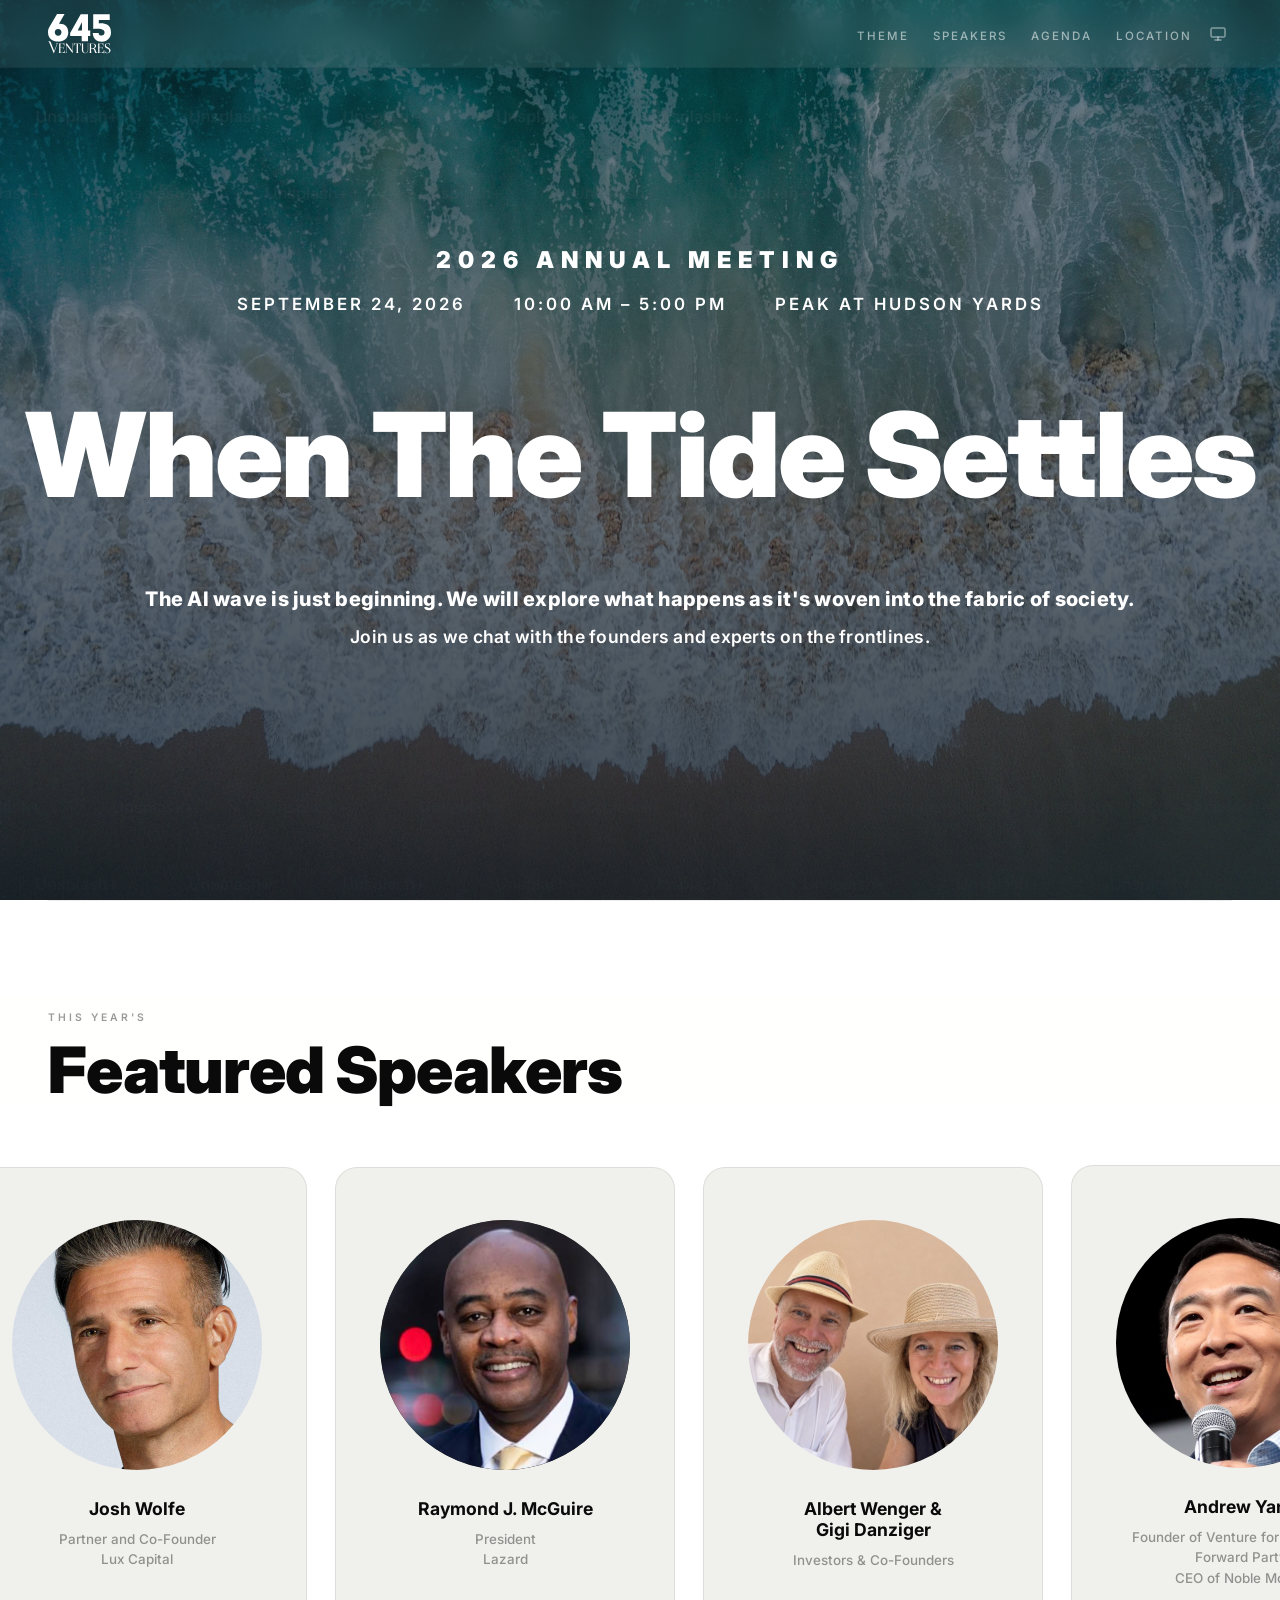
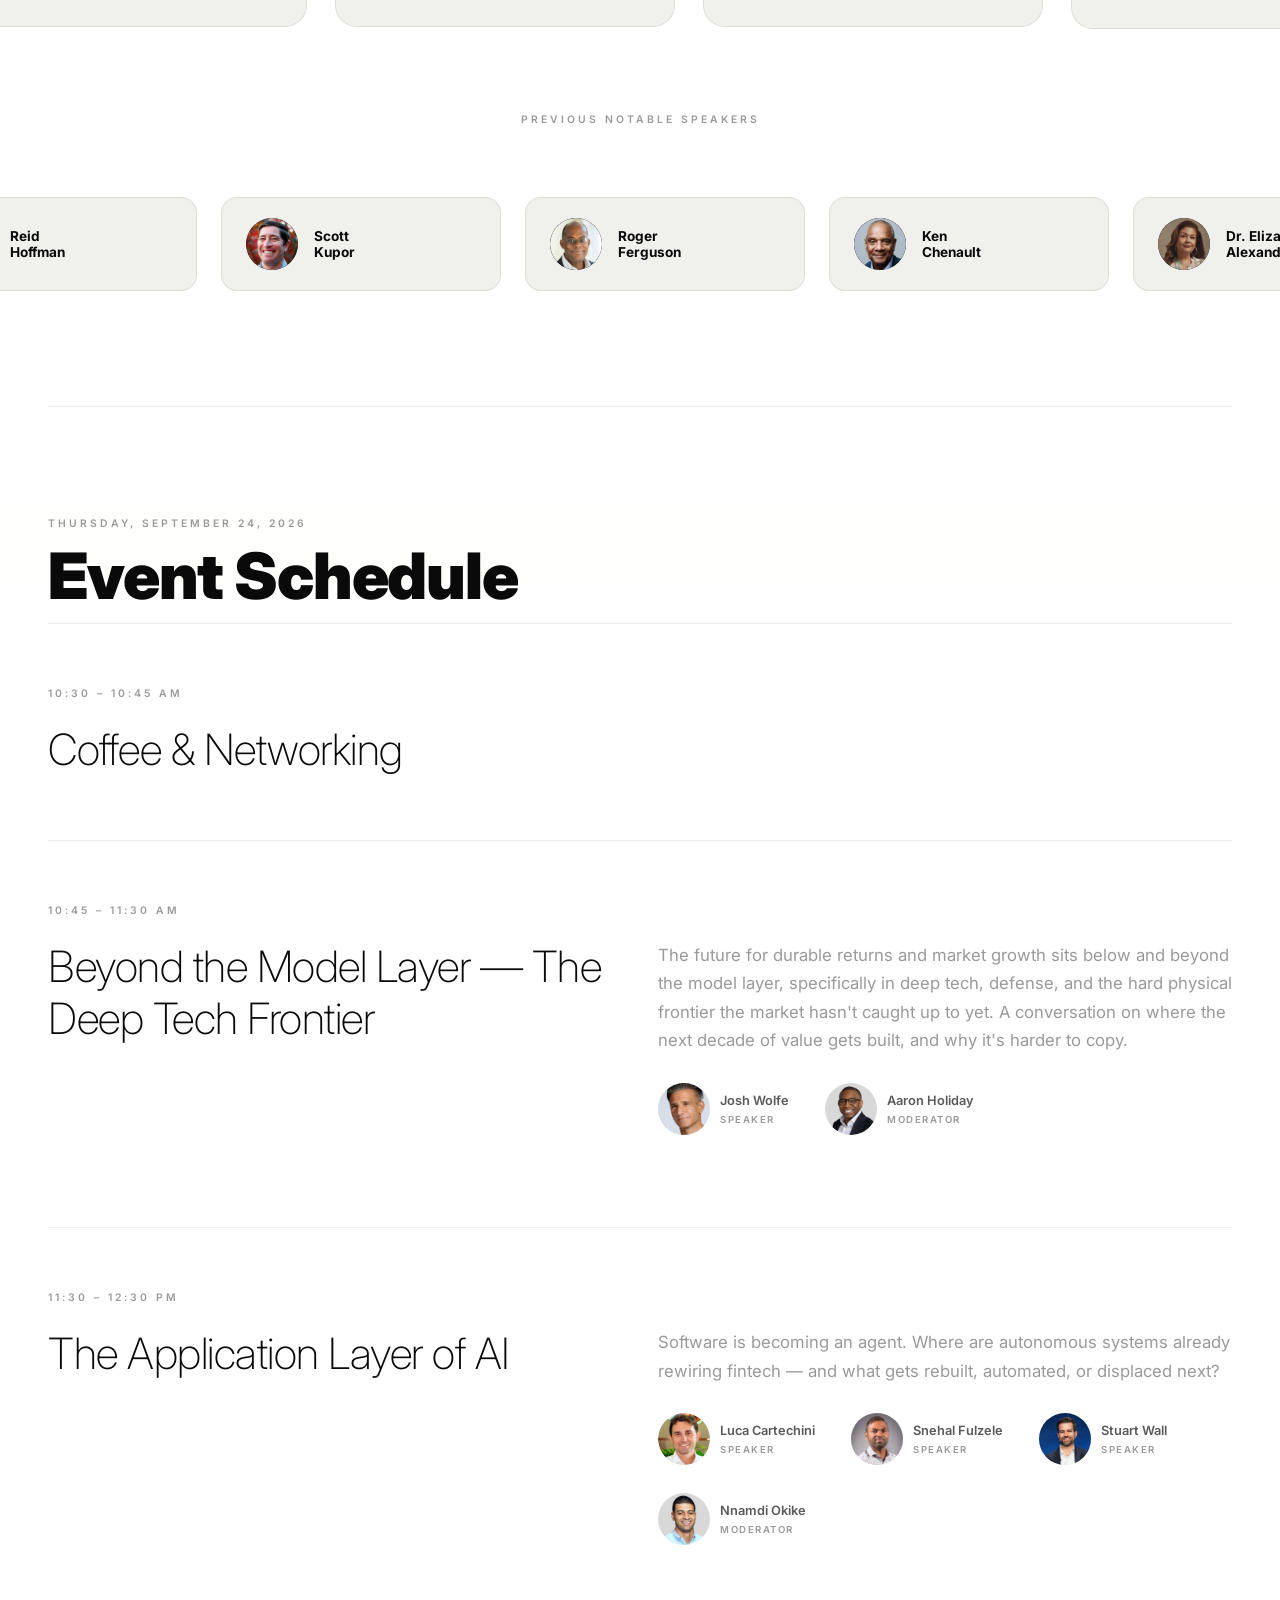
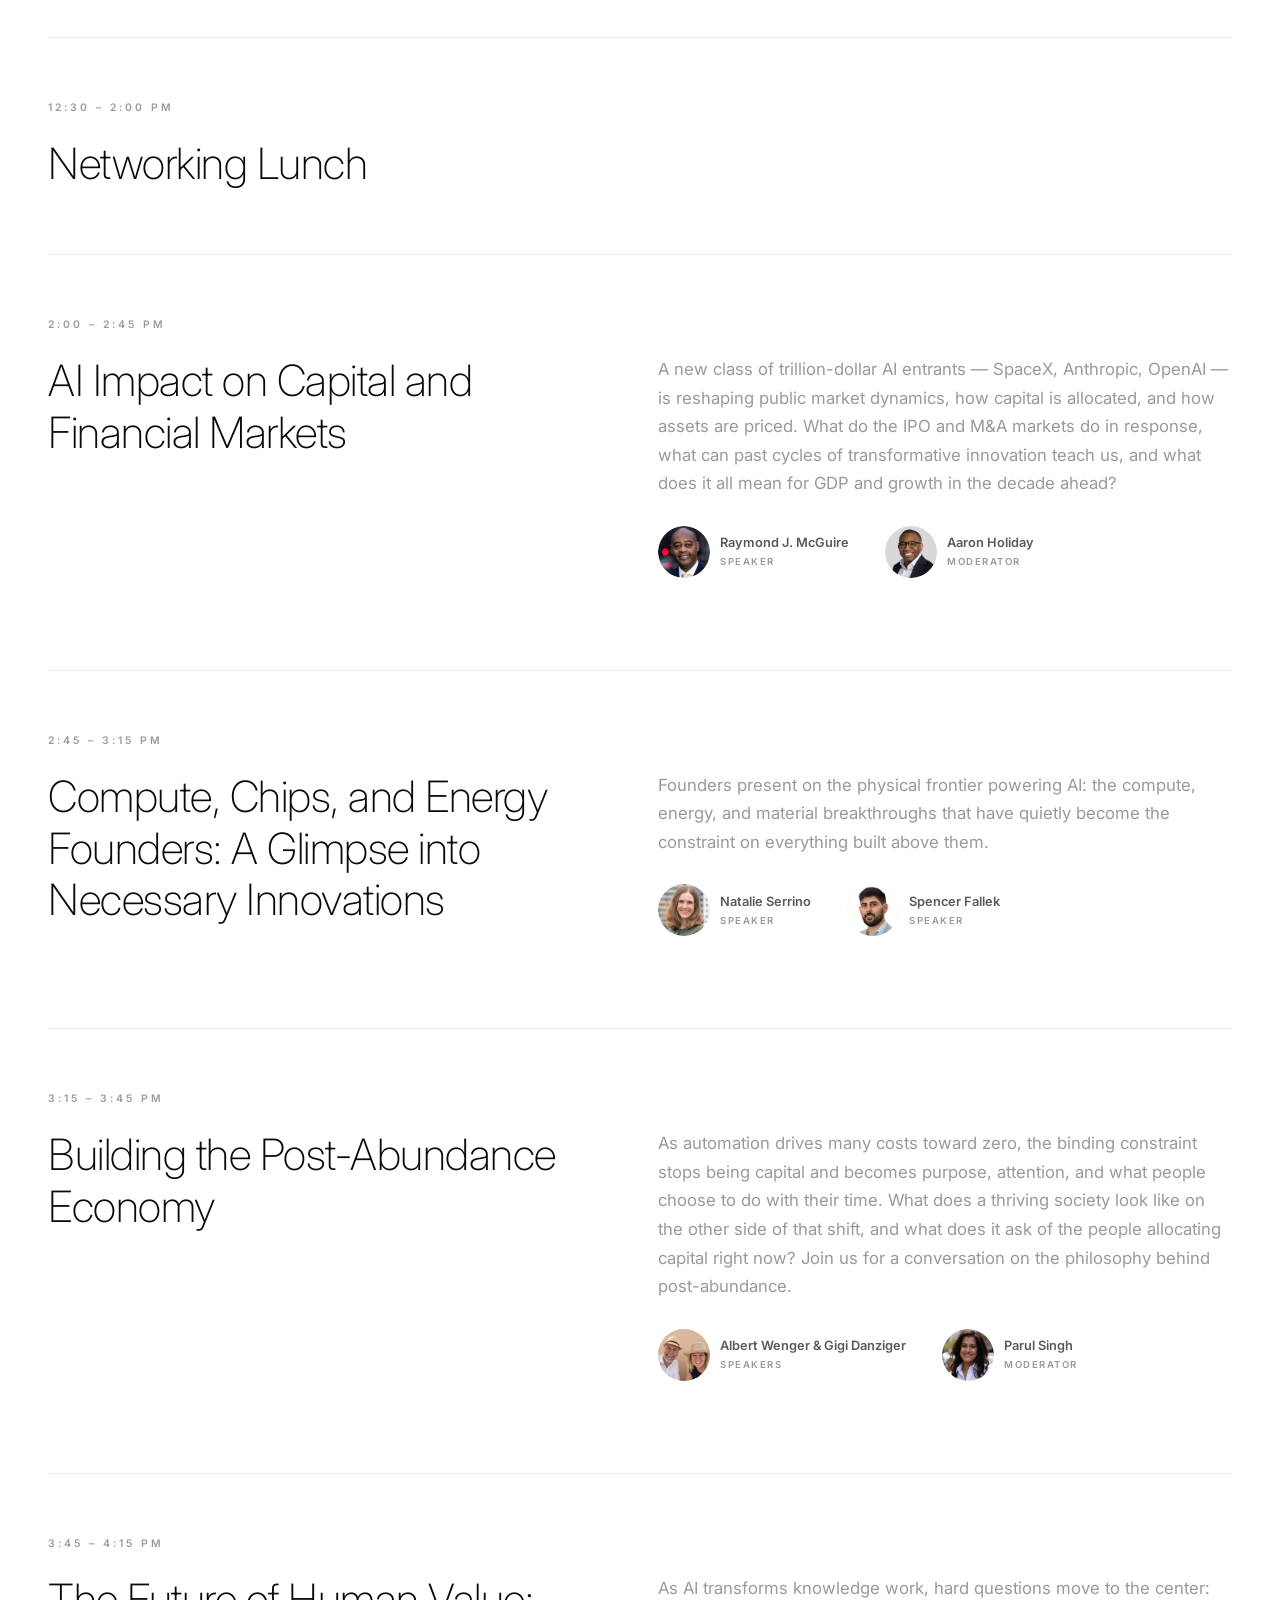
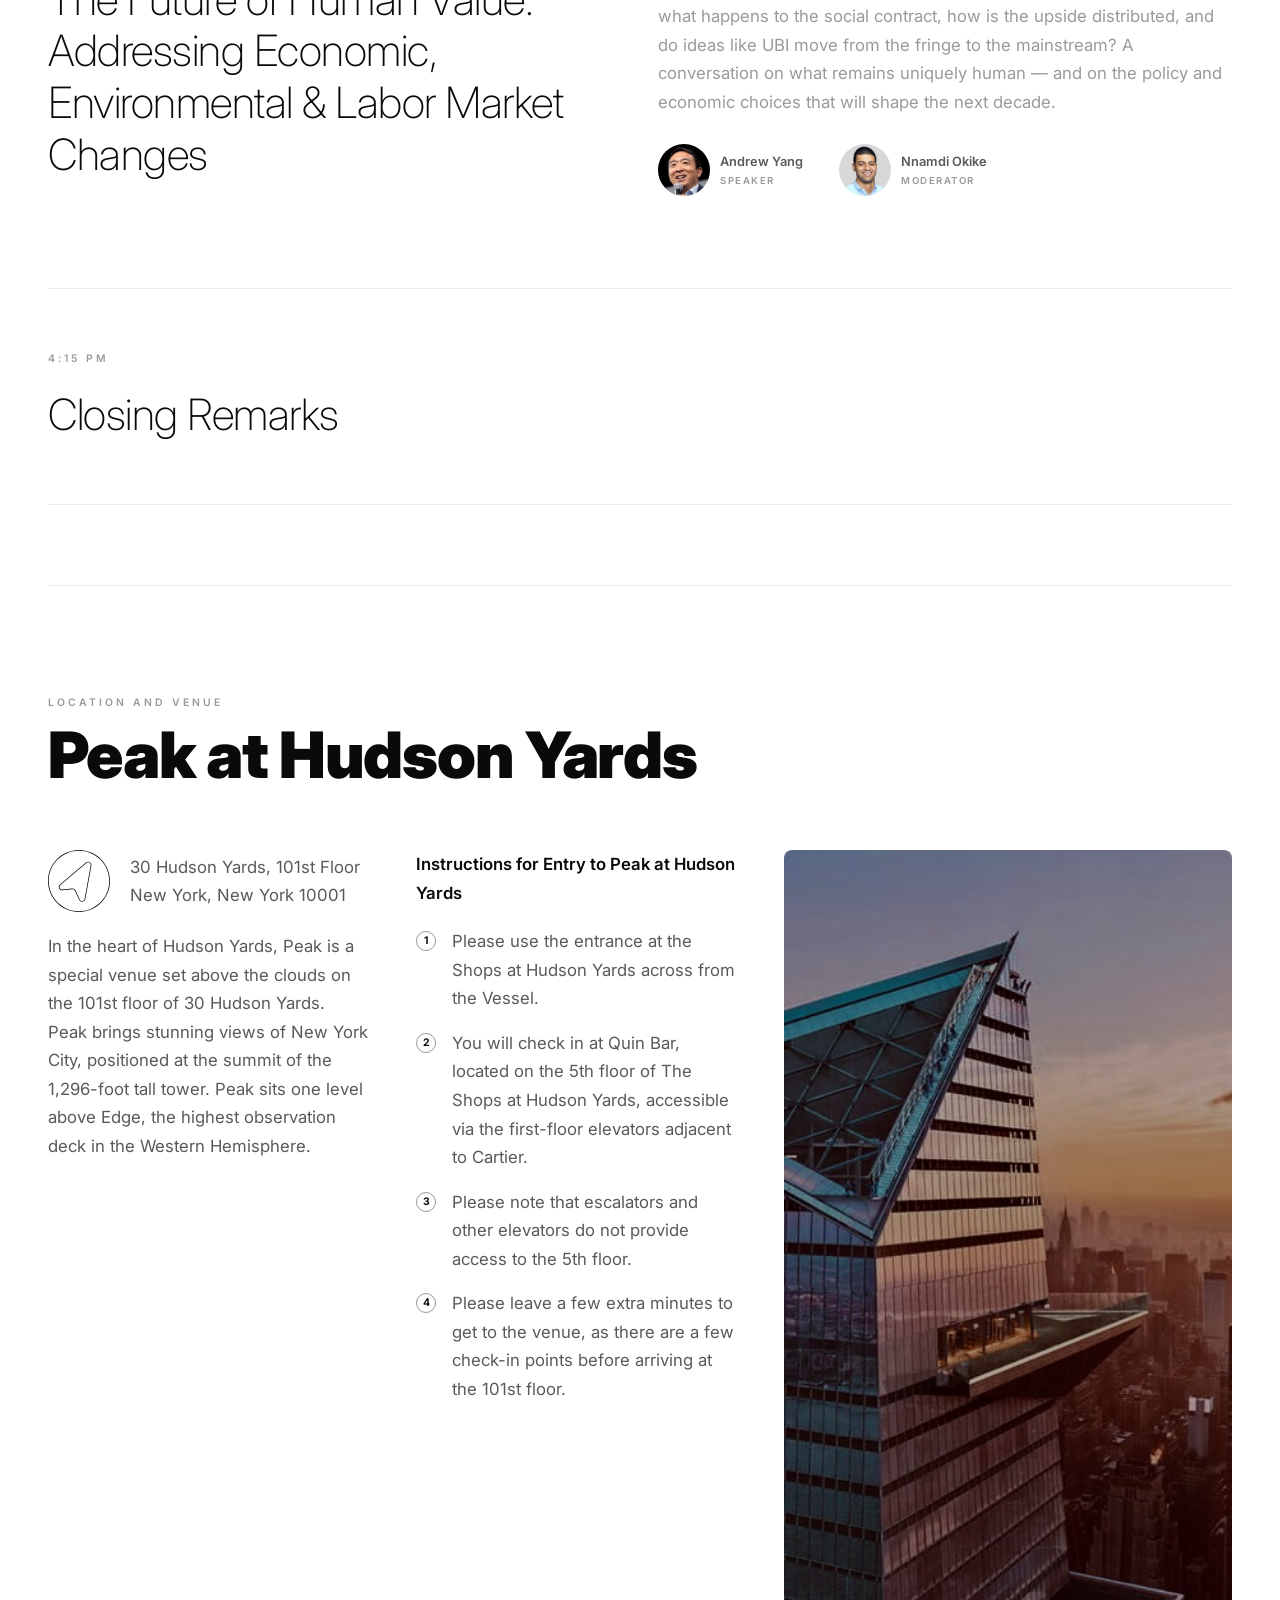
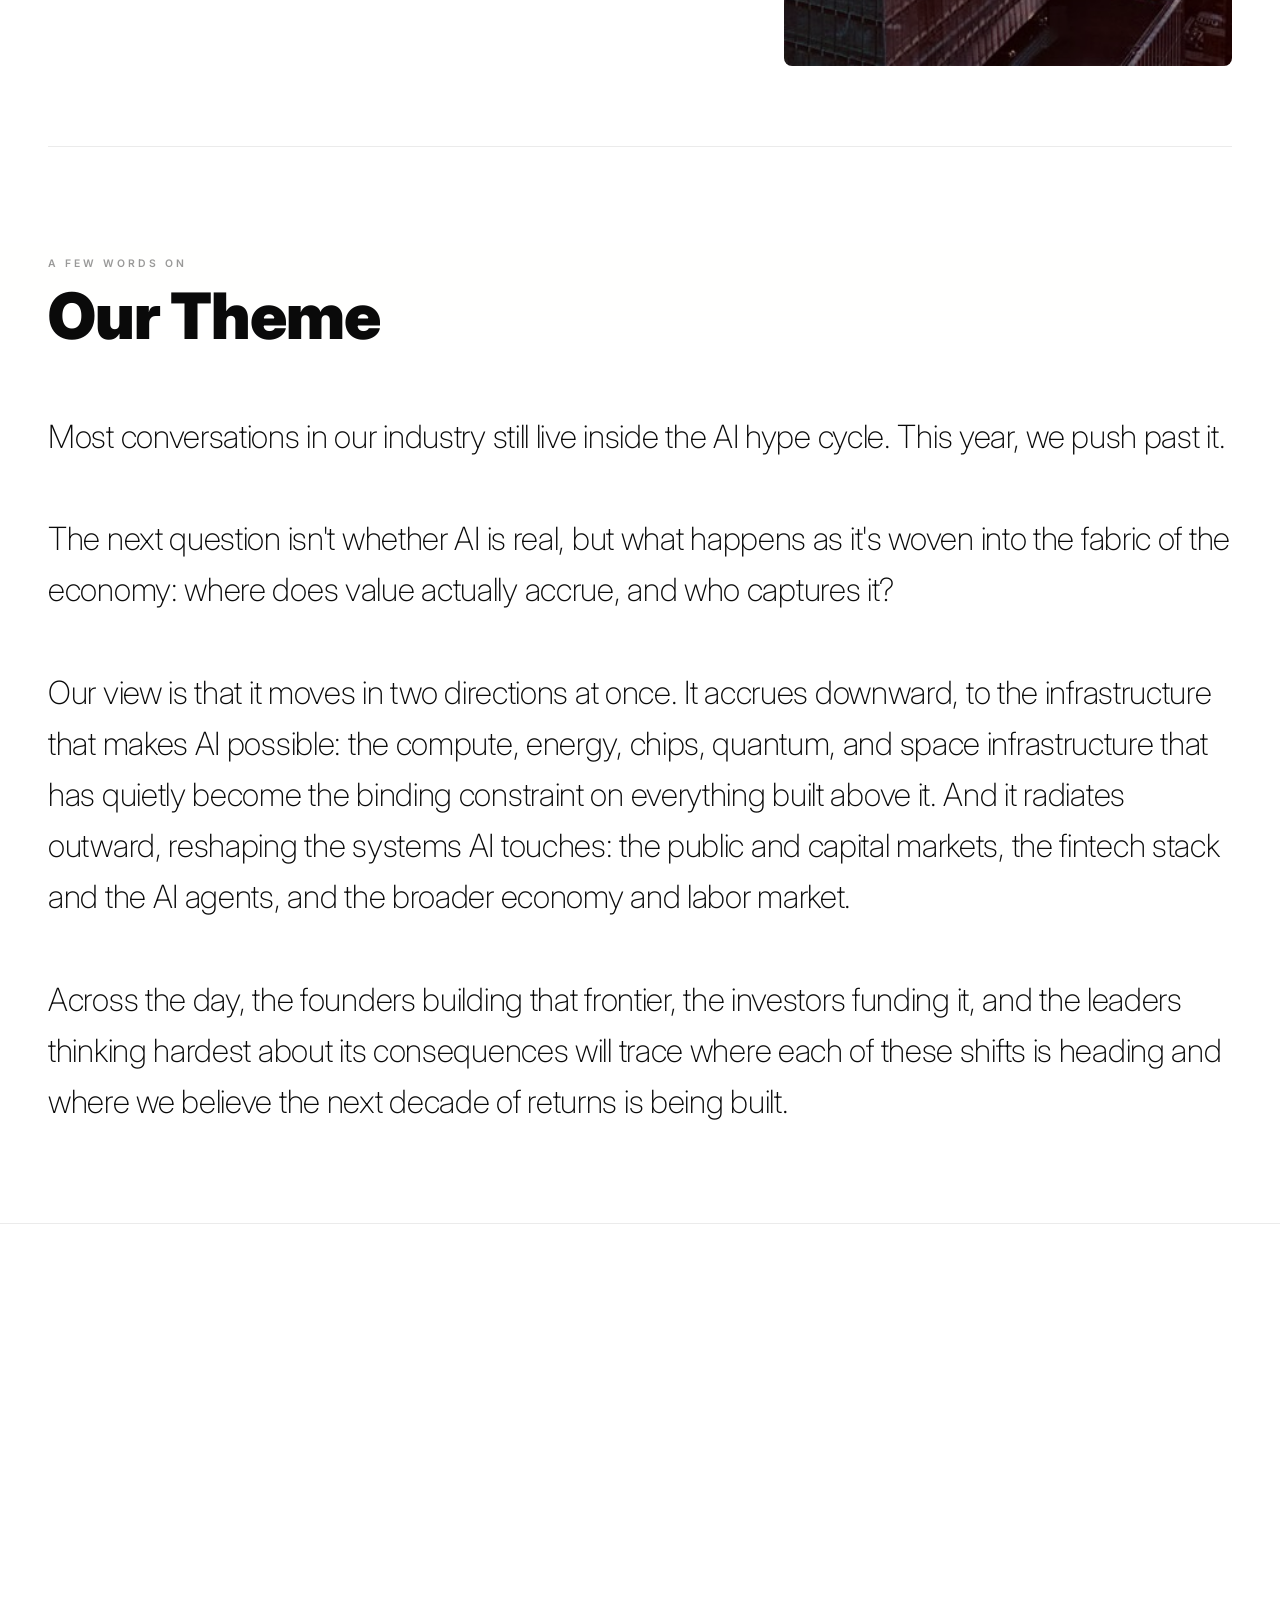
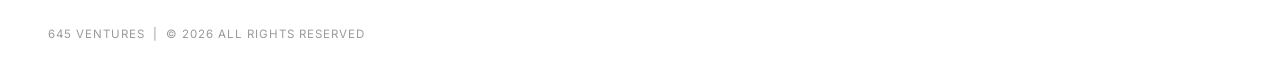
<file: index.html>
<!DOCTYPE html>
<html lang="en">
<head>
  <meta charset="UTF-8" />
  <meta name="viewport" content="width=device-width, initial-scale=1.0, viewport-fit=cover" />
  <title>645 AGM 2026</title>
  <link rel="preconnect" href="https://fonts.googleapis.com" />
  <link rel="preconnect" href="https://fonts.gstatic.com" crossorigin />
  <link href="https://fonts.googleapis.com/css2?family=Inter:ital,wght@0,100;0,200;0,400;0,500;0,600;0,700;0,800;0,900;1,400&display=swap" rel="stylesheet" />
  <link rel="stylesheet" href="styles.css?v=69" />
  <script>
    (function() {
      var saved = localStorage.getItem('theme') || 'system';
      if (saved === 'system') {
        saved = window.matchMedia('(prefers-color-scheme: light)').matches ? 'light' : 'dark';
      }
      document.documentElement.dataset.theme = saved;
    })();
  </script>
</head>
<body>

  <!-- NAV -->
  <nav id="navbar">
    <a href="#" class="nav-logo">
      <img src="images/645-ventures-logo.svg" alt="645 Ventures" class="nav-logo-img" />
    </a>
    <div class="nav-right">
    <button class="nav-hamburger" aria-label="Open menu">&#9776;</button>
    <ul class="nav-links">
      <li><a href="#overview">Theme</a></li>
      <li><a href="#speakers">Speakers</a></li>
      <li><a href="#schedule">Agenda</a></li>
      <li><a href="#location">Location</a></li>
    </ul>
    <div class="theme-toggle" id="theme-toggle">
      <button class="theme-current-btn" id="theme-current-btn" aria-label="Theme"></button>
      <div class="theme-dropdown" id="theme-dropdown">
        <button class="theme-option" data-mode="light">
          <svg width="15" height="15" viewBox="0 0 16 16" fill="none"><circle cx="8" cy="8" r="3" stroke="currentColor" stroke-width="1.5"/><line x1="8" y1="1" x2="8" y2="3" stroke="currentColor" stroke-width="1.5" stroke-linecap="round"/><line x1="8" y1="13" x2="8" y2="15" stroke="currentColor" stroke-width="1.5" stroke-linecap="round"/><line x1="1" y1="8" x2="3" y2="8" stroke="currentColor" stroke-width="1.5" stroke-linecap="round"/><line x1="13" y1="8" x2="15" y2="8" stroke="currentColor" stroke-width="1.5" stroke-linecap="round"/><line x1="2.93" y1="2.93" x2="4.34" y2="4.34" stroke="currentColor" stroke-width="1.5" stroke-linecap="round"/><line x1="11.66" y1="11.66" x2="13.07" y2="13.07" stroke="currentColor" stroke-width="1.5" stroke-linecap="round"/><line x1="2.93" y1="13.07" x2="4.34" y2="11.66" stroke="currentColor" stroke-width="1.5" stroke-linecap="round"/><line x1="11.66" y1="4.34" x2="13.07" y2="2.93" stroke="currentColor" stroke-width="1.5" stroke-linecap="round"/></svg>
          Light
        </button>
        <button class="theme-option" data-mode="dark">
          <svg width="15" height="15" viewBox="0 0 16 16" fill="none"><path d="M14 8.5A6 6 0 1 1 7.5 2 4.5 4.5 0 0 0 14 8.5z" stroke="currentColor" stroke-width="1.5" stroke-linecap="round" stroke-linejoin="round"/></svg>
          Dark
        </button>
        <button class="theme-option" data-mode="system">
          <svg width="15" height="15" viewBox="0 0 16 16" fill="none"><rect x="1" y="2" width="14" height="9" rx="1.5" stroke="currentColor" stroke-width="1.5"/><line x1="5" y1="14" x2="11" y2="14" stroke="currentColor" stroke-width="1.5" stroke-linecap="round"/><line x1="8" y1="11" x2="8" y2="14" stroke="currentColor" stroke-width="1.5" stroke-linecap="round"/></svg>
          System
        </button>
      </div>
    </div>
    </div><!-- /nav-right -->
  </nav>

  <!-- HERO -->
  <section id="hero">
    <div class="hero-content">
      <p class="hero-eyebrow">2026 Annual Meeting</p>
      <p class="hero-meta"><span class="hero-meta-item">September 24, 2026</span><span class="hero-meta-sep">&nbsp;&middot;&nbsp;</span><span class="hero-meta-item">10:00 AM – 5:00 PM</span><span class="hero-meta-sep">&nbsp;&middot;&nbsp;</span><span class="hero-meta-item">Peak at Hudson Yards</span></p>
      <h1 class="hero-title fit-width">When The Tide Settles</h1>
      <p class="hero-subtitle"><span class="hero-subtitle-lead">The AI wave is just beginning. We will explore what happens as it's woven into the fabric of society.</span><span class="hero-subtitle-tail">Join us as we chat with the founders and experts on the frontlines.</span></p>
    </div>
  </section>

  <!-- FEATURED SPEAKERS -->
  <section id="speakers">
    <!-- Header is a direct child of #speakers so it stays sticky through both
         the featured marquee and the Previous Notable Speakers section. -->
    <div class="speakers-h-header">
      <p class="section-label speakers-label">This year's</p>
      <h2 class="featured-section-title fit-width">Featured Speakers</h2>
    </div>
    <div class="speakers-h-outer" id="speakers-h-outer">
      <div class="speakers-h-sticky" id="speakers-h-sticky">
        <div class="speakers-grid" id="featured-speakers-grid"></div>
      </div>
    </div>

    <!-- PREVIOUS NOTABLE SPEAKERS -->
    <div class="previous-speakers-wrapper">
      <p class="section-label previous-label">Previous Notable Speakers</p>
      <div class="prev-scroll-outer">
        <div class="previous-speakers-scroll" id="previous-speakers-scroll"></div>
      </div>
    </div>
  </section>

  <!-- SCHEDULE -->
  <section id="schedule">
    <div class="schedule-header">
      <p class="section-label">Thursday, September 24, 2026</p>
      <h2 class="schedule-heading fit-width">Event Schedule</h2>
    </div>
    <div class="schedule-list" id="schedule-list"></div>
  </section>

  <!-- LOCATION -->
  <section id="location">
    <div class="location-inner">
      <div class="location-header">
        <p class="section-label">Location and Venue</p>
        <h2 class="location-title fit-width">Peak at Hudson Yards</h2>
      </div>
      <div class="location-body">
        <div class="location-col">
          <div class="location-address-block">
            <a href="https://maps.google.com/?q=30+Hudson+Yards,+New+York,+NY+10001" target="_blank" class="location-map-link">
              <img src="images/location-icon.svg" class="location-icon-default" alt="Map" />
              <img src="images/location-icon-hover.svg" class="location-icon-hover" alt="Map" />
            </a>
            <div class="location-address-text">
              <p>30 Hudson Yards, 101st Floor</p>
              <p>New York, New York 10001</p>
            </div>
          </div>
          <p>In the heart of Hudson Yards, Peak is a special venue set above the clouds on the 101st floor of 30 Hudson Yards. Peak brings stunning views of New York City, positioned at the summit of the 1,296-foot tall tower. Peak sits one level above Edge, the highest observation deck in the Western Hemisphere.</p>
        </div>
        <div class="location-col">
          <p><strong>Instructions for Entry to Peak at Hudson Yards</strong></p>
          <ol class="location-steps">
            <li>Please use the entrance at the Shops at Hudson Yards across from the Vessel.</li>
            <li>You will check in at Quin Bar, located on the 5th floor of The Shops at Hudson Yards, accessible via the first-floor elevators adjacent to Cartier.</li>
            <li>Please note that escalators and other elevators do not provide access to the 5th floor.</li>
            <li>Please leave a few extra minutes to get to the venue, as there are a few check-in points before arriving at the 101st floor.</li>
          </ol>
        </div>
        <div class="location-image" id="location-image-wrap">
          <img src="images/venue.jpg" alt="Peak at Hudson Yards" />
        </div>
      </div>
    </div>
  </section>

  <!-- OVERVIEW (last section) -->
  <section id="overview">
    <div class="overview-header">
      <p class="section-label">A few words on</p>
      <h2 class="overview-heading fit-width">Our Theme</h2>
    </div>
    <p class="overview-desc">
      Most conversations in our industry still live inside the AI hype cycle. This year, we push past it.<br><br>The next question isn't whether AI is real, but what happens as it's woven into the fabric of the economy: where does value actually accrue, and who captures it?<br><br>Our view is that it moves in two directions at once. It accrues downward, to the infrastructure that makes AI possible: the compute, energy, chips, quantum, and space infrastructure that has quietly become the binding constraint on everything built above it. And it radiates outward, reshaping the systems AI touches: the public and capital markets, the fintech stack and the AI agents, and the broader economy and labor market.<br><br>Across the day, the founders building that frontier, the investors funding it, and the leaders thinking hardest about its consequences will trace where each of these shifts is heading and where we believe the next decade of returns is being built.
    </p>
  </section>

  <footer>
    <p>645 Ventures &nbsp;|&nbsp; &copy; 2026 All Rights Reserved</p>
  </footer>

  <!-- GENERAL VARIANT CONFIG -->
  <!-- hideSections: hide entire sections by ID — "overview", "speakers", "location", "schedule" -->
  <!-- hideLpItems: true = filter out schedule items flagged lpOnly:true in scripts.js -->
  <script>window.SITE_CONFIG = { hideSections: [], hideLpItems: true };</script>
  <script src="scripts.js?v=55"></script>
</body>
</html>
</file>
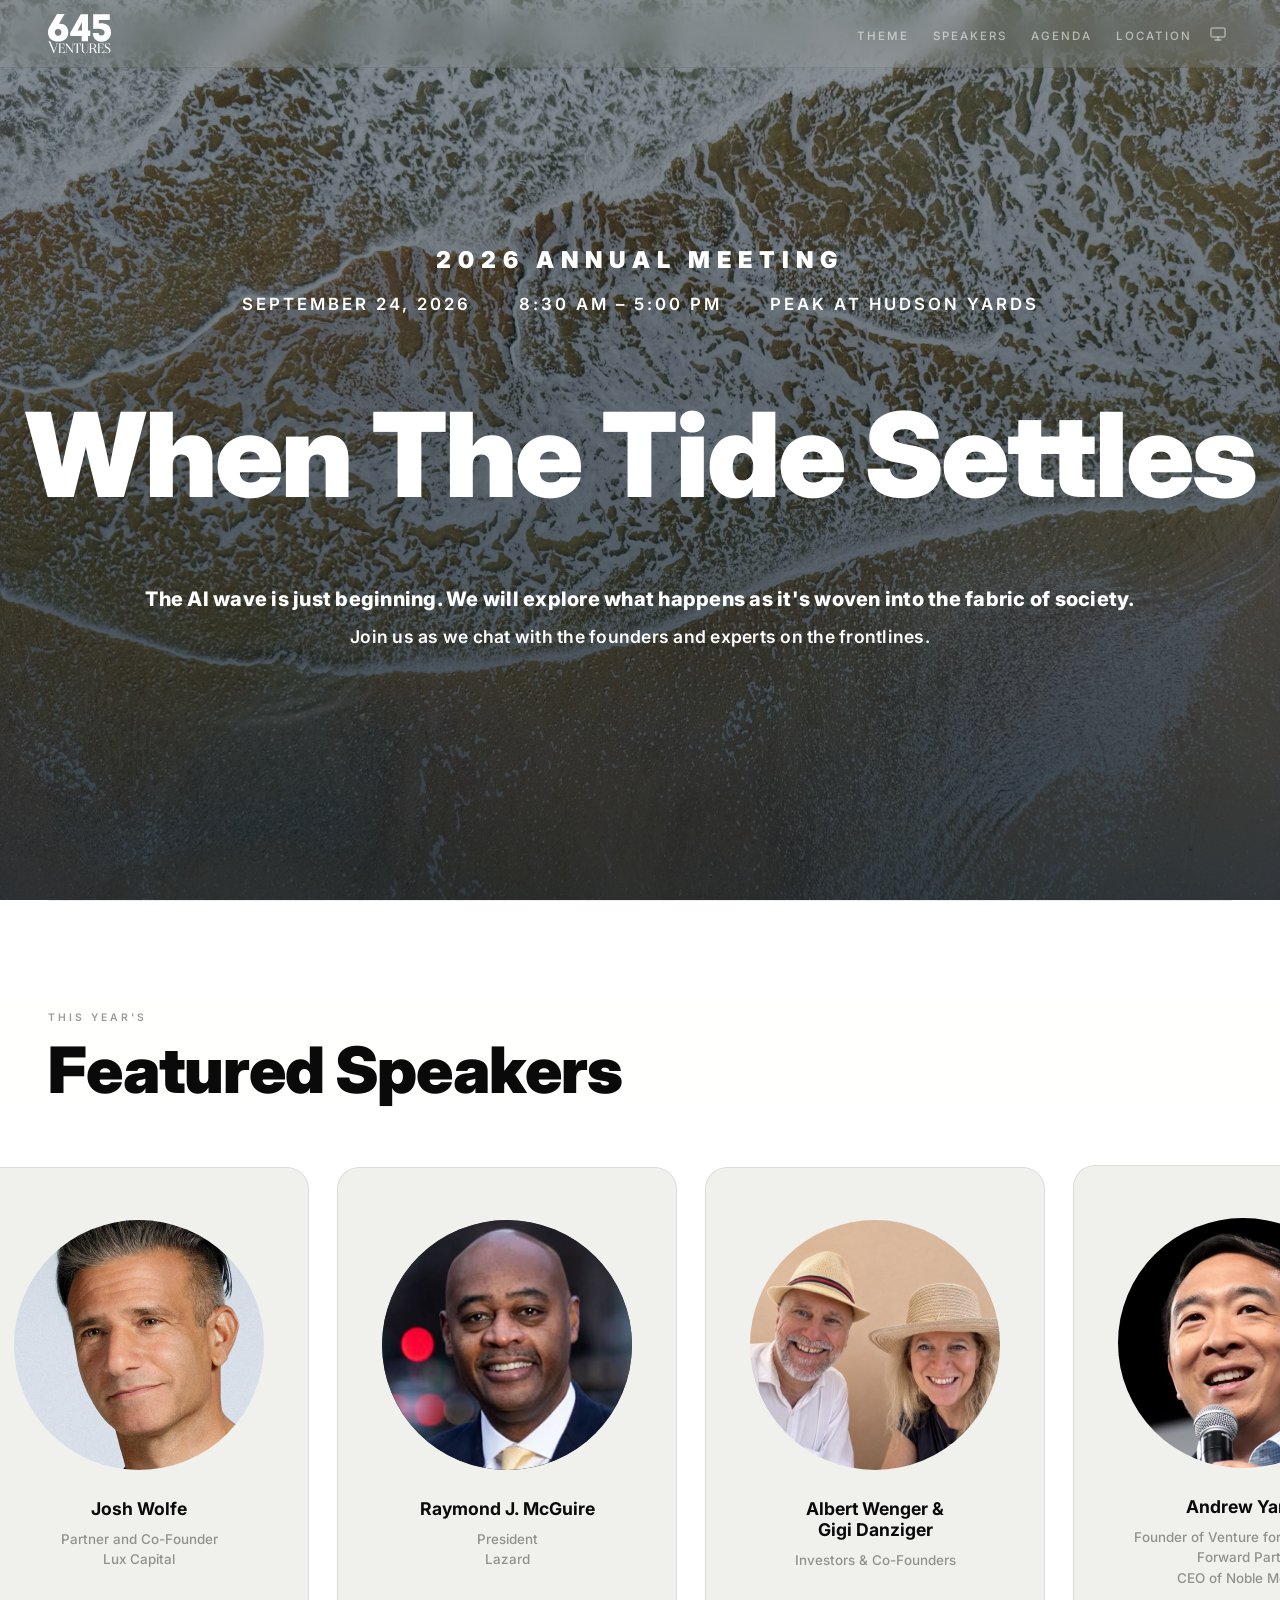
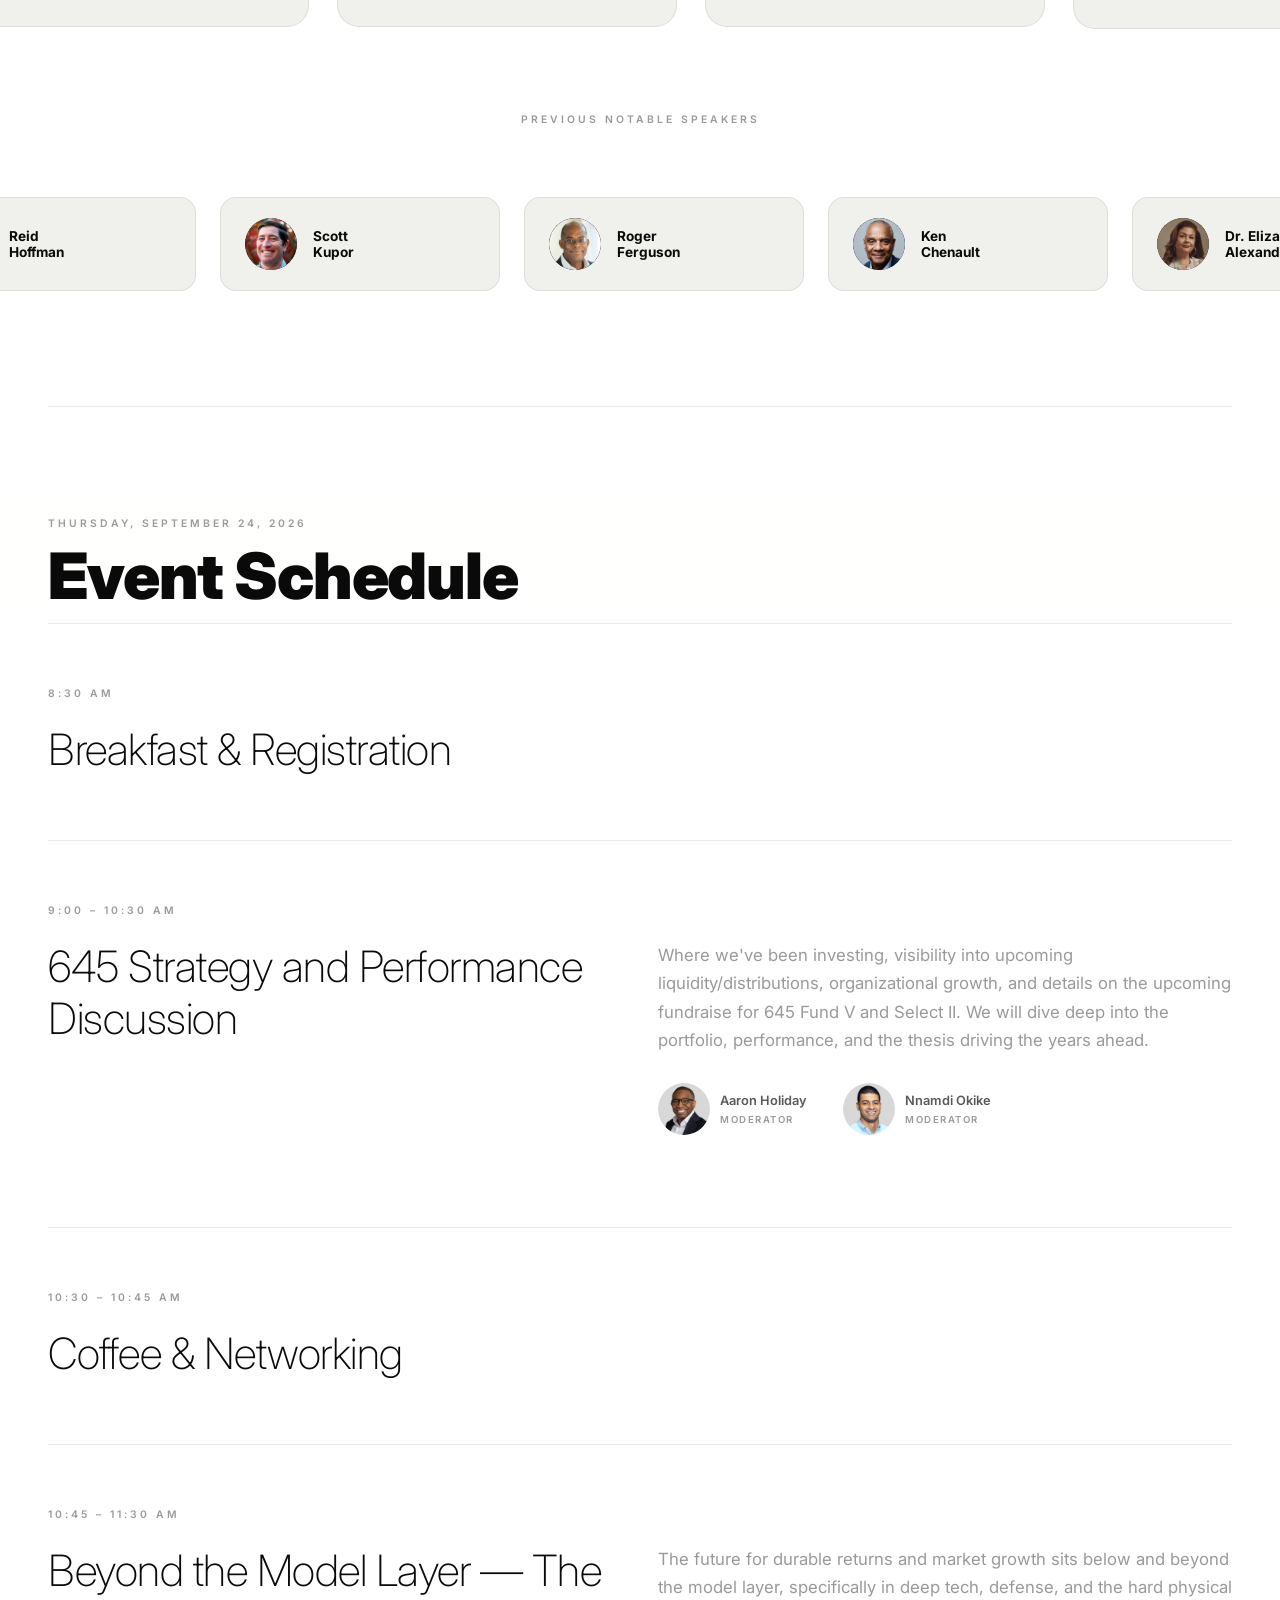
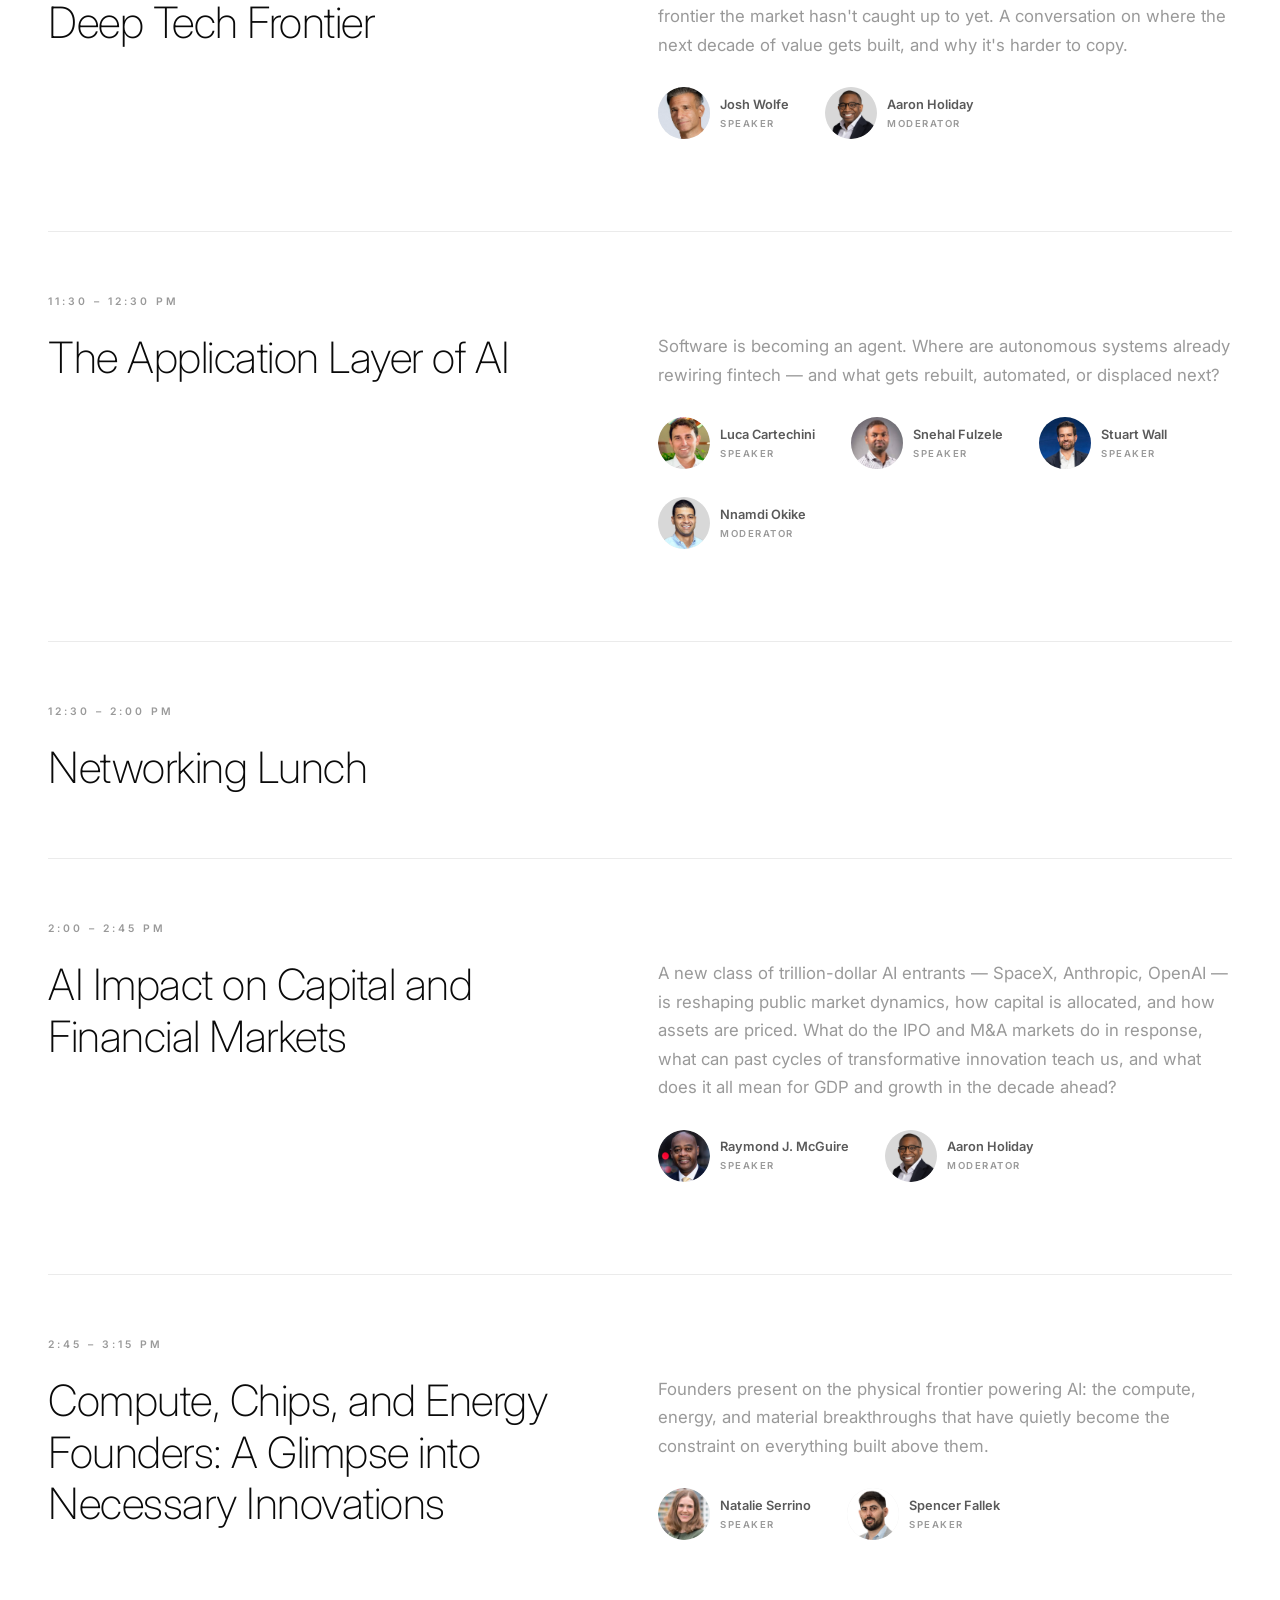
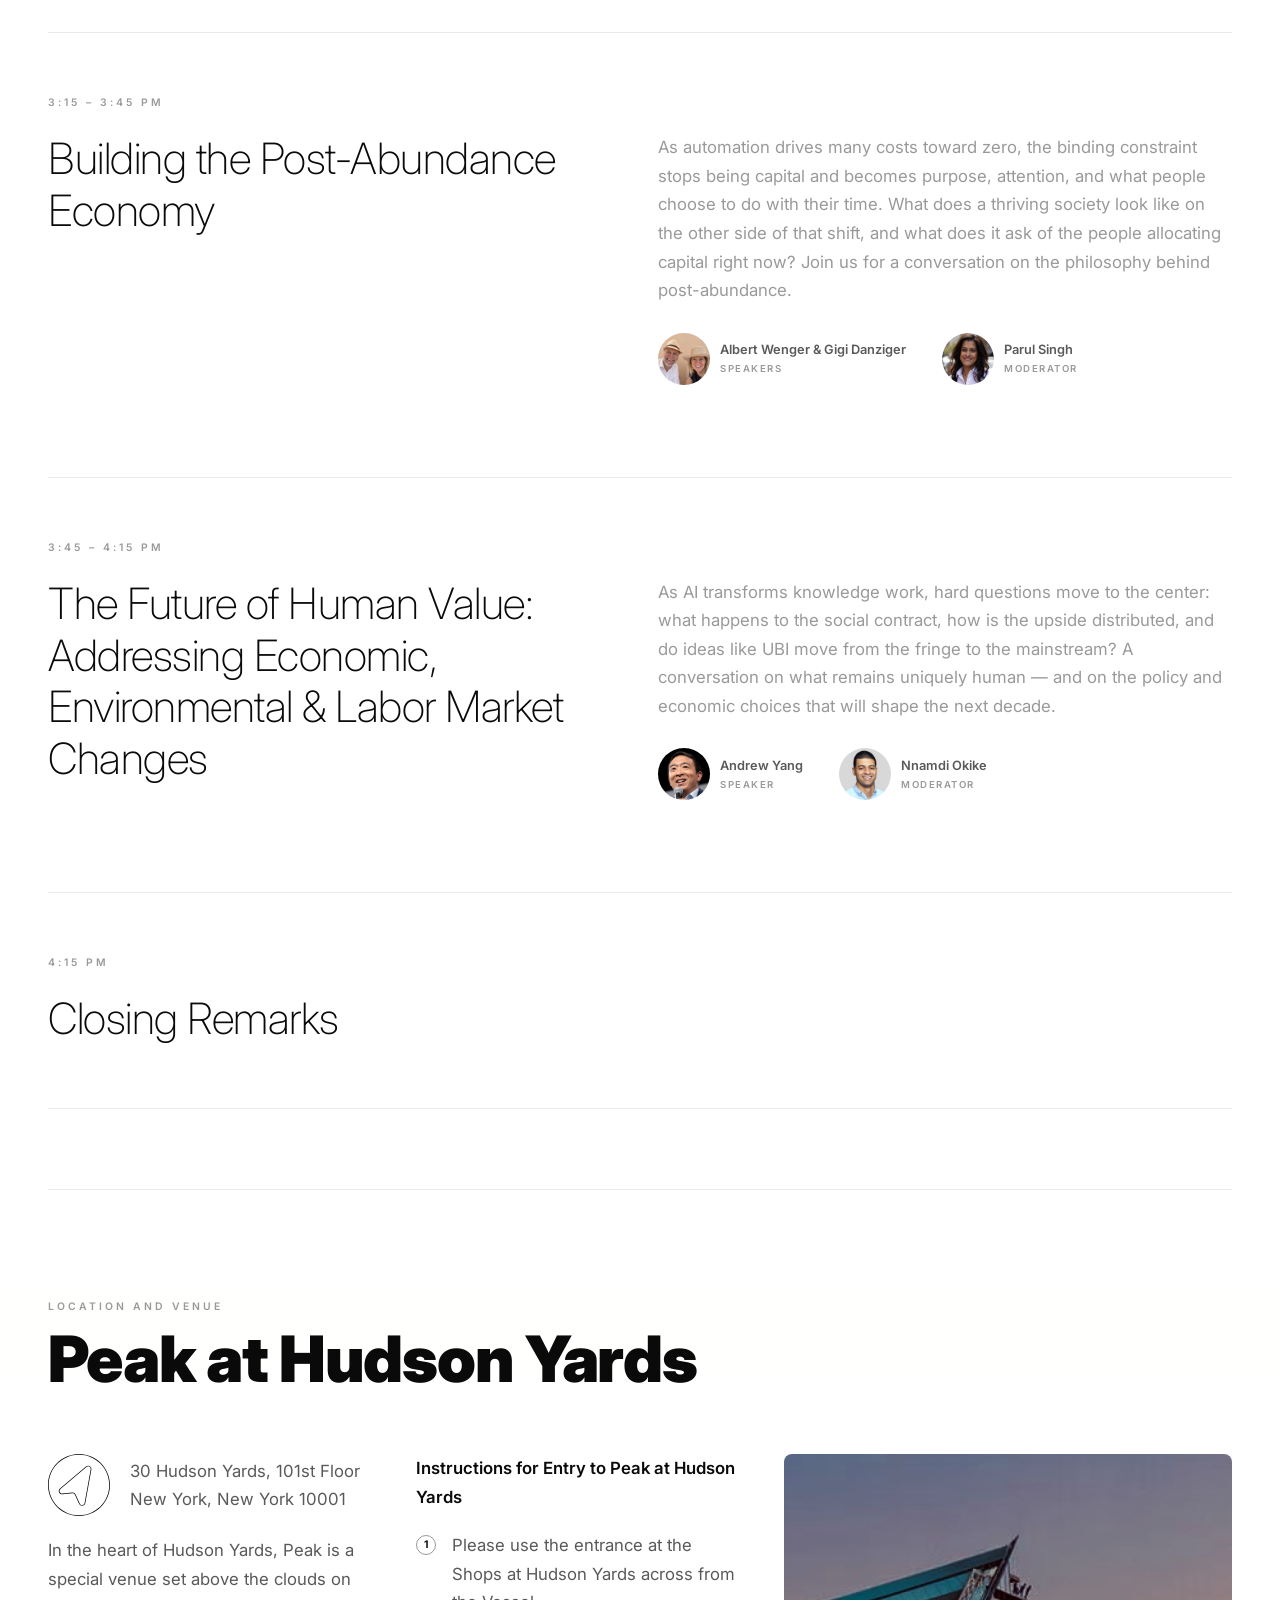
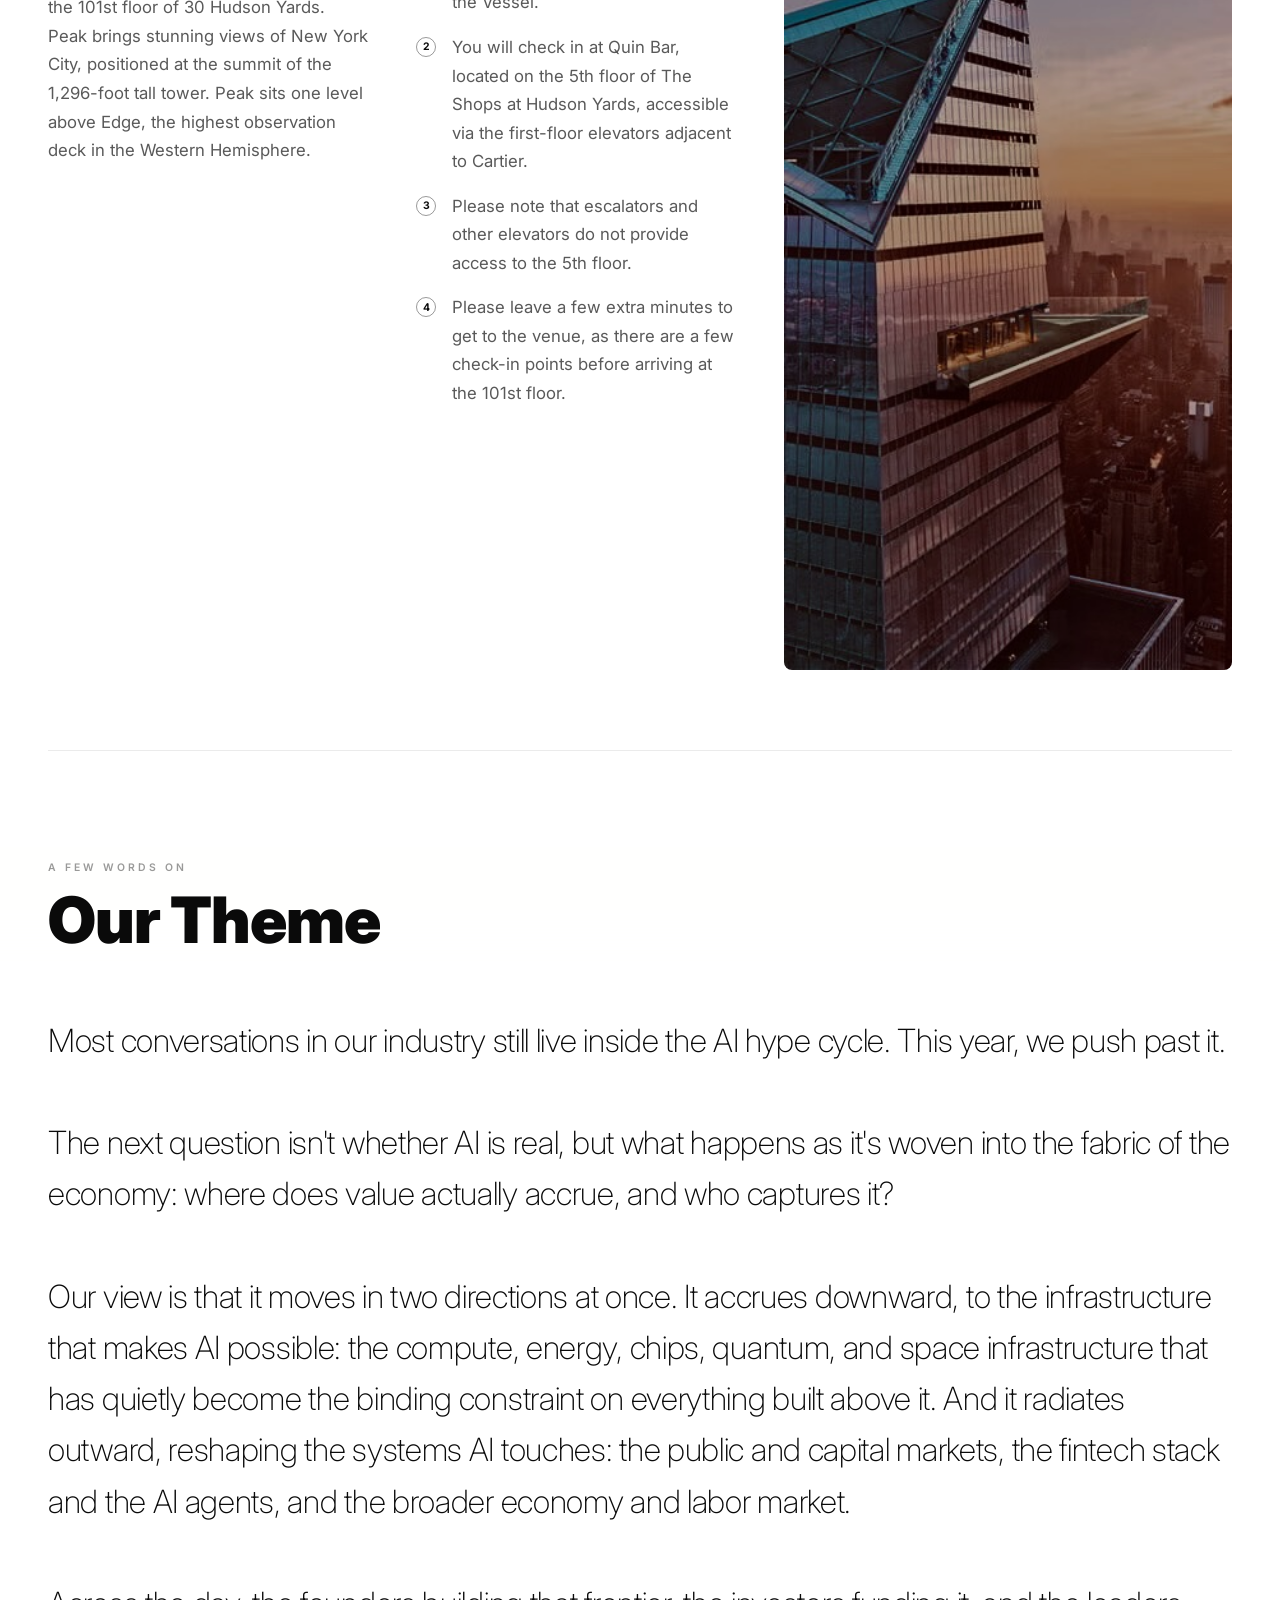
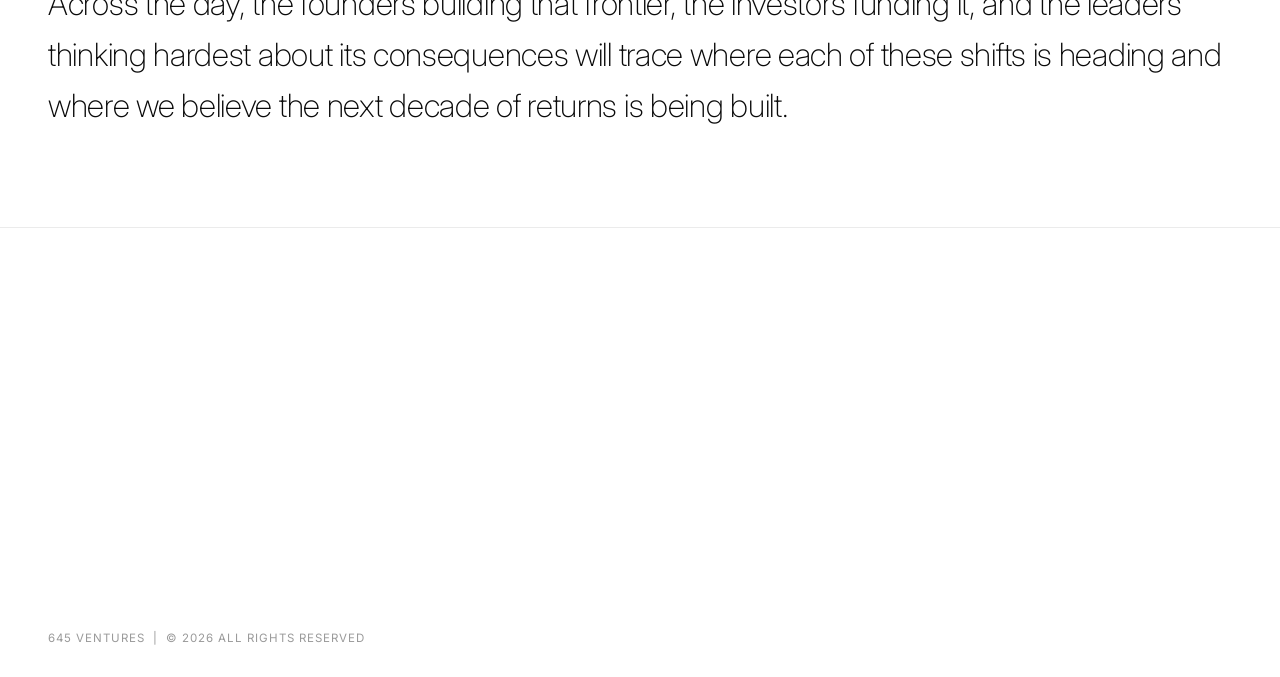
<file: index-lp.html>
<!DOCTYPE html>
<html lang="en">
<head>
  <meta charset="UTF-8" />
  <meta name="viewport" content="width=device-width, initial-scale=1.0, viewport-fit=cover" />
  <title>645 AGM 2026 LP</title>
  <link rel="preconnect" href="https://fonts.googleapis.com" />
  <link rel="preconnect" href="https://fonts.gstatic.com" crossorigin />
  <link href="https://fonts.googleapis.com/css2?family=Inter:ital,wght@0,100;0,200;0,400;0,500;0,600;0,700;0,800;0,900;1,400&display=swap" rel="stylesheet" />
  <link rel="stylesheet" href="styles.css?v=69" />
  <script>
    (function() {
      var saved = localStorage.getItem('theme') || 'system';
      if (saved === 'system') {
        saved = window.matchMedia('(prefers-color-scheme: light)').matches ? 'light' : 'dark';
      }
      document.documentElement.dataset.theme = saved;
    })();
  </script>
</head>
<body>

  <!-- NAV -->
  <nav id="navbar">
    <a href="#" class="nav-logo">
      <img src="images/645-ventures-logo.svg" alt="645 Ventures" class="nav-logo-img" />
    </a>
    <div class="nav-right">
    <button class="nav-hamburger" aria-label="Open menu">&#9776;</button>
    <ul class="nav-links">
      <li><a href="#overview">Theme</a></li>
      <li><a href="#speakers">Speakers</a></li>
      <li><a href="#schedule">Agenda</a></li>
      <li><a href="#location">Location</a></li>
    </ul>
    <div class="theme-toggle" id="theme-toggle">
      <button class="theme-current-btn" id="theme-current-btn" aria-label="Theme"></button>
      <div class="theme-dropdown" id="theme-dropdown">
        <button class="theme-option" data-mode="light">
          <svg width="15" height="15" viewBox="0 0 16 16" fill="none"><circle cx="8" cy="8" r="3" stroke="currentColor" stroke-width="1.5"/><line x1="8" y1="1" x2="8" y2="3" stroke="currentColor" stroke-width="1.5" stroke-linecap="round"/><line x1="8" y1="13" x2="8" y2="15" stroke="currentColor" stroke-width="1.5" stroke-linecap="round"/><line x1="1" y1="8" x2="3" y2="8" stroke="currentColor" stroke-width="1.5" stroke-linecap="round"/><line x1="13" y1="8" x2="15" y2="8" stroke="currentColor" stroke-width="1.5" stroke-linecap="round"/><line x1="2.93" y1="2.93" x2="4.34" y2="4.34" stroke="currentColor" stroke-width="1.5" stroke-linecap="round"/><line x1="11.66" y1="11.66" x2="13.07" y2="13.07" stroke="currentColor" stroke-width="1.5" stroke-linecap="round"/><line x1="2.93" y1="13.07" x2="4.34" y2="11.66" stroke="currentColor" stroke-width="1.5" stroke-linecap="round"/><line x1="11.66" y1="4.34" x2="13.07" y2="2.93" stroke="currentColor" stroke-width="1.5" stroke-linecap="round"/></svg>
          Light
        </button>
        <button class="theme-option" data-mode="dark">
          <svg width="15" height="15" viewBox="0 0 16 16" fill="none"><path d="M14 8.5A6 6 0 1 1 7.5 2 4.5 4.5 0 0 0 14 8.5z" stroke="currentColor" stroke-width="1.5" stroke-linecap="round" stroke-linejoin="round"/></svg>
          Dark
        </button>
        <button class="theme-option" data-mode="system">
          <svg width="15" height="15" viewBox="0 0 16 16" fill="none"><rect x="1" y="2" width="14" height="9" rx="1.5" stroke="currentColor" stroke-width="1.5"/><line x1="5" y1="14" x2="11" y2="14" stroke="currentColor" stroke-width="1.5" stroke-linecap="round"/><line x1="8" y1="11" x2="8" y2="14" stroke="currentColor" stroke-width="1.5" stroke-linecap="round"/></svg>
          System
        </button>
      </div>
    </div>
    </div><!-- /nav-right -->
  </nav>

  <!-- HERO -->
  <section id="hero">
    <div class="hero-content">
      <p class="hero-eyebrow">2026 Annual Meeting</p>
      <p class="hero-meta"><span class="hero-meta-item">September 24, 2026</span><span class="hero-meta-sep">&nbsp;&middot;&nbsp;</span><span class="hero-meta-item">8:30 AM – 5:00 PM</span><span class="hero-meta-sep">&nbsp;&middot;&nbsp;</span><span class="hero-meta-item">Peak at Hudson Yards</span></p>
      <h1 class="hero-title fit-width">When The Tide Settles</h1>
      <p class="hero-subtitle"><span class="hero-subtitle-lead">The AI wave is just beginning. We will explore what happens as it's woven into the fabric of society.</span><span class="hero-subtitle-tail">Join us as we chat with the founders and experts on the frontlines.</span></p>
    </div>
  </section>

  <!-- FEATURED SPEAKERS -->
  <section id="speakers">
    <!-- Header is a direct child of #speakers so it stays sticky through both
         the featured marquee and the Previous Notable Speakers section. -->
    <div class="speakers-h-header">
      <p class="section-label speakers-label">This year's</p>
      <h2 class="featured-section-title fit-width">Featured Speakers</h2>
    </div>
    <div class="speakers-h-outer" id="speakers-h-outer">
      <div class="speakers-h-sticky" id="speakers-h-sticky">
        <div class="speakers-grid" id="featured-speakers-grid"></div>
      </div>
    </div>

    <!-- PREVIOUS NOTABLE SPEAKERS -->
    <div class="previous-speakers-wrapper">
      <p class="section-label previous-label">Previous Notable Speakers</p>
      <div class="prev-scroll-outer">
        <div class="previous-speakers-scroll" id="previous-speakers-scroll"></div>
      </div>
    </div>
  </section>

  <!-- SCHEDULE -->
  <section id="schedule">
    <div class="schedule-header">
      <p class="section-label">Thursday, September 24, 2026</p>
      <h2 class="schedule-heading fit-width">Event Schedule</h2>
    </div>
    <div class="schedule-list" id="schedule-list"></div>
  </section>

  <!-- LOCATION -->
  <section id="location">
    <div class="location-inner">
      <div class="location-header">
        <p class="section-label">Location and Venue</p>
        <h2 class="location-title fit-width">Peak at Hudson Yards</h2>
      </div>
      <div class="location-body">
        <div class="location-col">
          <div class="location-address-block">
            <a href="https://maps.google.com/?q=30+Hudson+Yards,+New+York,+NY+10001" target="_blank" class="location-map-link">
              <img src="images/location-icon.svg" class="location-icon-default" alt="Map" />
              <img src="images/location-icon-hover.svg" class="location-icon-hover" alt="Map" />
            </a>
            <div class="location-address-text">
              <p>30 Hudson Yards, 101st Floor</p>
              <p>New York, New York 10001</p>
            </div>
          </div>
          <p>In the heart of Hudson Yards, Peak is a special venue set above the clouds on the 101st floor of 30 Hudson Yards. Peak brings stunning views of New York City, positioned at the summit of the 1,296-foot tall tower. Peak sits one level above Edge, the highest observation deck in the Western Hemisphere.</p>
        </div>
        <div class="location-col">
          <p><strong>Instructions for Entry to Peak at Hudson Yards</strong></p>
          <ol class="location-steps">
            <li>Please use the entrance at the Shops at Hudson Yards across from the Vessel.</li>
            <li>You will check in at Quin Bar, located on the 5th floor of The Shops at Hudson Yards, accessible via the first-floor elevators adjacent to Cartier.</li>
            <li>Please note that escalators and other elevators do not provide access to the 5th floor.</li>
            <li>Please leave a few extra minutes to get to the venue, as there are a few check-in points before arriving at the 101st floor.</li>
          </ol>
        </div>
        <div class="location-image" id="location-image-wrap">
          <img src="images/venue.jpg" alt="Peak at Hudson Yards" />
        </div>
      </div>
    </div>
  </section>

  <!-- OVERVIEW (last section) -->
  <section id="overview">
    <div class="overview-header">
      <p class="section-label">A few words on</p>
      <h2 class="overview-heading fit-width">Our Theme</h2>
    </div>
    <p class="overview-desc">
      Most conversations in our industry still live inside the AI hype cycle. This year, we push past it.<br><br>The next question isn't whether AI is real, but what happens as it's woven into the fabric of the economy: where does value actually accrue, and who captures it?<br><br>Our view is that it moves in two directions at once. It accrues downward, to the infrastructure that makes AI possible: the compute, energy, chips, quantum, and space infrastructure that has quietly become the binding constraint on everything built above it. And it radiates outward, reshaping the systems AI touches: the public and capital markets, the fintech stack and the AI agents, and the broader economy and labor market.<br><br>Across the day, the founders building that frontier, the investors funding it, and the leaders thinking hardest about its consequences will trace where each of these shifts is heading and where we believe the next decade of returns is being built.
    </p>
  </section>

  <footer>
    <p>645 Ventures &nbsp;|&nbsp; &copy; 2026 All Rights Reserved</p>
  </footer>

  <script>window.SITE_CONFIG = { hideSections: [] };</script>
  <script src="scripts.js?v=55"></script>
</body>
</html>
</file>
<file: styles.css>
*, *::before, *::after { box-sizing: border-box; margin: 0; padding: 0; }

:root {
  --orange: #FF3300;
  --bg: #111111;
  --bg-raised: #1A1A1A;
  --bg-card: #1F1F1F;
  --border: rgba(255,255,255,0.1);
  --text: #FFFFFF;
  --text-muted: rgba(255,255,255,0.45);
  --text-body: rgba(255,255,255,0.75);
  --font: 'Inter', sans-serif;
  --nav-bg: rgba(0,0,0,0.08);
  --sticky-bg: rgba(17,17,17,0.75);
  --card-bg: #151515;
  --card-bg-hover: #1a1a1a;
  --prev-card-bg: #151515;
}

/* ── LIGHT MODE: NAV AFTER HERO SCROLLS AWAY ── */
[data-theme="light"] #navbar.nav-scrolled .nav-links a { color: var(--text-muted); }
[data-theme="light"] #navbar.nav-scrolled .nav-links a:hover { color: var(--text); }
[data-theme="light"] #navbar.nav-scrolled .theme-current-btn { color: var(--text-muted); }
[data-theme="light"] #navbar.nav-scrolled .theme-current-btn:hover { color: var(--text); }
[data-theme="light"] #navbar.nav-scrolled .nav-hamburger { color: rgba(0,0,0,0.45); }
[data-theme="light"] #navbar.nav-scrolled .nav-hamburger:hover { color: rgba(0,0,0,1); }

/* ── LIGHT MODE HERO OVERRIDES ── */
[data-theme="light"] #hero::before {
  display: none;
}
[data-theme="light"] #hero { border-bottom: none; }

[data-theme="light"] .hero-eyebrow { color: rgba(255,255,255,1); }
[data-theme="light"] .hero-title { color: #ffffff; }
[data-theme="light"] .hero-meta { color: #ffffff; }
[data-theme="light"] .hero-meta-link { color: #ffffff; border-bottom-color: rgba(255,255,255,0.4); }
[data-theme="light"] .hero-subtitle { color: #ffffff; }

[data-theme="light"] {
  --bg: #F5F5F2;
  --bg-raised: #EFEFEC;
  --bg-card: #F0F0ED;
  --border: rgba(0,0,0,0.08);
  --text: #0A0A0A;
  --text-muted: rgba(0,0,0,0.4);
  --text-body: rgba(0,0,0,0.65);
  --nav-bg: rgba(245,245,242,0.08);
  --sticky-bg: rgba(245,245,242,0.85);
  --card-bg: #F0F0ED;
  --card-bg-hover: #EAEAE7;
  --prev-card-bg: #F0F0ED;
}

html { scroll-behavior: smooth; scroll-padding-top: 68px; }

body {
  font-family: var(--font);
  /* Keep the document canvas transparent so Safari doesn't tint its toolbar/
     status bar with a solid color (the black/white band). The real page
     background is painted by a fixed layer below. */
  background: transparent;
  color: var(--text);
  -webkit-font-smoothing: antialiased;
}
body::before {
  content: '';
  position: fixed;
  inset: 0;
  z-index: -1;
  background: var(--bg);
}

/* ── NAV ── */
#navbar {
  position: fixed;
  top: 0;
  left: 0;
  right: 0;
  z-index: 100;
  background: var(--nav-bg);
  backdrop-filter: blur(16px);
  -webkit-backdrop-filter: blur(16px);
  display: flex;
  align-items: center;
  justify-content: space-between;
  padding: 0 48px;
  height: 68px;
  border-bottom: 1px solid var(--border);
}

.nav-logo {
  text-decoration: none;
  display: flex;
  align-items: center;
}

.nav-logo-img {
  height: 40px;
  width: auto;
  display: block;
  filter: brightness(0) invert(1); /* white in hero */
  transition: filter 0.4s ease;
}
.nav-logo:hover .nav-logo-img {
  filter: none; /* red on hover */
}
#navbar.nav-scrolled .nav-logo-img {
  filter: brightness(0); /* black after hero (light mode) */
}
[data-theme="dark"] #navbar.nav-scrolled .nav-logo-img {
  filter: brightness(0) invert(1); /* white after hero in dark mode */
}
#navbar.nav-scrolled .nav-logo:hover .nav-logo-img {
  filter: none; /* red on hover after hero */
}

.nav-right {
  display: flex;
  align-items: center;
  gap: 12px;
}

.nav-links {
  list-style: none;
  display: flex;
  align-items: center;
  gap: 24px;
}
.nav-links a {
  text-decoration: none;
  color: rgba(255,255,255,0.55);
  font-weight: 500;
  font-size: 0.72rem;
  letter-spacing: 2px;
  text-transform: uppercase;
  transition: color 0.2s;
}
.nav-links a:hover { color: rgba(255,255,255,1); }

.nav-register {
  border: 1px solid rgba(255,255,255,0.3) !important;
  border-radius: 30px;
  padding: 8px 22px !important;
  color: var(--text) !important;
  transition: border-color 0.2s, background 0.2s !important;
}
.nav-register:hover {
  border-color: var(--text) !important;
  background: rgba(255,255,255,0.07) !important;
}

.nav-hamburger {
  display: none;
  background: none;
  border: none;
  color: rgba(255,255,255,0.45);
  font-size: 1.5rem;
  cursor: pointer;
  align-items: center;
  justify-content: center;
  transition: color 0.25s ease;
}
.nav-hamburger:hover { color: rgba(255,255,255,1); }

/* Full-screen hamburger menu overlay (built at body level by scripts.js) */
.mobile-menu { display: none; }
body.menu-open .mobile-menu {
  display: flex;
  flex-direction: column;
  align-items: center;
  justify-content: center;
  gap: 72px; /* extremely generous spacing between items */
  position: fixed;
  inset: 0;
  z-index: 90; /* below the nav bar (100) so the close button stays tappable */
  background: var(--sticky-bg); /* keep the translucent opacity level */
  backdrop-filter: blur(24px);  /* blur everything behind */
  -webkit-backdrop-filter: blur(24px);
}
.mobile-menu a {
  font-family: var(--font); /* Inter */
  font-size: 1.9rem;
  font-weight: 900;
  letter-spacing: -0.018em;
  text-transform: none; /* title case, as authored */
  text-decoration: none;
  color: var(--text-body);
  transition: color 0.2s;
}
.mobile-menu a:hover { color: var(--text); }

.theme-toggle {
  position: relative;
}

.theme-current-btn {
  background: none;
  border: none;
  color: rgba(255,255,255,0.45);
  cursor: pointer;
  padding: 6px;
  border-radius: 6px;
  display: flex;
  align-items: center;
  justify-content: center;
  transition: color 0.25s ease;
}
.theme-current-btn:hover { color: rgba(255,255,255,1); }

.theme-dropdown {
  display: none;
  position: absolute;
  right: 0;
  top: calc(100% + 10px);
  background: var(--bg-raised);
  border: 1px solid var(--border);
  border-radius: 10px;
  padding: 6px;
  min-width: 140px;
  flex-direction: column;
  gap: 2px;
  box-shadow: 0 8px 24px rgba(0,0,0,0.15);
  z-index: 200;
}
.theme-dropdown.open { display: flex; }

.theme-option {
  display: flex;
  align-items: center;
  gap: 10px;
  background: none;
  border: none;
  color: var(--text-muted);
  font-family: var(--font);
  font-size: 0.82rem;
  font-weight: 500;
  padding: 8px 12px;
  border-radius: 6px;
  cursor: pointer;
  width: 100%;
  transition: background 0.15s, color 0.15s;
}
.theme-option:hover { background: var(--border); color: var(--text); }
.theme-option.active { color: var(--text); }

/* ── HERO ── */
#hero {
  display: flex;
  flex-direction: column;
  align-items: center;
  justify-content: center;
  min-height: 100vh;
  padding: 68px 24px 64px;
  background-image: url('images/water/Coastline%201.avif'); /* fallback; overridden by JS */
  background-size: cover;
  background-position: center;
  position: relative;
}
#hero::after {
  content: '';
  position: absolute;
  inset: 0;
  /* Scrim keeps the white hero text legible over the bright coastline photos */
  background: linear-gradient(to bottom, rgba(8,22,34,0.45) 0%, rgba(8,22,34,0.62) 50%, rgba(8,22,34,0.80) 100%);
  pointer-events: none;
}
#hero > * { position: relative; z-index: 1; }

.hero-content {
  text-align: center;
  width: 100%; /* stable target width for the fit-width title */
}
.hero-eyebrow {
  font-size: 1.45rem;
  font-weight: 900;
  letter-spacing: 7px;
  text-transform: uppercase;
  color: rgba(255,255,255,1);
  margin-bottom: 20px;
}
.hero-title {
  font-size: clamp(3rem, 8vw, 7rem);
  font-weight: 900;
  letter-spacing: -0.018em;
  line-height: 1;
  color: var(--text);
  margin-bottom: 72px;
  --fit-max: 120px;
}

/* Headers scaled by JS (fitHeaders) to span the full viewport width */
.fit-width { white-space: nowrap; }

.hero-meta {
  margin-top: 0;
  margin-bottom: 80px;
  font-size: 1.05rem;
  font-weight: 600;
  letter-spacing: 3px;
  text-transform: uppercase;
  color: #ffffff;
  /* Date / time / location as plain tracked text, spaced wide apart. */
  display: flex;
  flex-wrap: wrap;
  justify-content: center;
  gap: 14px 48px;
  line-height: 1.3;
}
.hero-meta-sep { display: none; } /* generous gap replaces the dot separators */
.hero-meta-item { white-space: nowrap; }

.hero-meta-link {
  color: #ffffff;
  text-decoration: none;
  border-bottom: 1px solid rgba(255,255,255,0.2);
  transition: color 0.2s, border-color 0.2s;
}
.hero-meta-link:hover {
  color: var(--text);
  border-color: rgba(255,255,255,0.6);
}

.hero-subtitle {
  font-size: 1.1rem;
  color: #ffffff;
  font-weight: 600;
  letter-spacing: 0.25px;
  text-transform: none;
  max-width: 1040px;
  margin: 0 auto 8px;
  line-height: 1.4;
}
/* Two lines: lead is heavier; tail keeps the base weight. Tight gap between. */
.hero-subtitle-lead { display: block; font-weight: 800; font-size: 1.25rem; margin-bottom: 12px; }
.hero-subtitle-tail { display: block; font-weight: 600; }

.btn-register {
  display: inline-block;
  background: transparent;
  color: var(--text);
  border: 1px solid var(--text-muted);
  font-weight: 600;
  font-size: 0.72rem;
  letter-spacing: 2.5px;
  text-transform: uppercase;
  text-decoration: none;
  padding: 14px 48px;
  border-radius: 40px;
  transition: border-color 0.2s, background 0.2s, transform 0.15s;
}
.btn-register:hover {
  border-color: var(--text);
  background: rgba(255,255,255,0.08);
  transform: translateY(-1px);
}

/* ── SHARED SECTION LABEL ── */
.section-label {
  font-size: 0.65rem;
  font-weight: 600;
  letter-spacing: 3px;
  text-transform: uppercase;
  color: var(--text-muted);
  margin-bottom: 12px;
}

/* ── OVERVIEW ── */
#overview {
  padding: 0 48px 96px;
}
.overview-header {
  /* break out to full viewport width, sticky like the other section headers */
  width: 100vw;
  margin-left: calc(50% - 50vw);
  height: 120px;
  padding: 0 48px;
  display: flex;
  flex-direction: column;
  justify-content: center;
  position: sticky;
  top: 68px;
  z-index: 10;
  isolation: isolate;
}
.overview-heading {
  font-size: clamp(2.4rem, 5vw, 3.6rem);
  font-weight: 900;
  letter-spacing: -0.018em;
  line-height: 1.05;
  --fit-max: 64px;
}
.overview-title {
  font-size: clamp(2rem, 5vw, 3.4rem);
  font-weight: 900;
  line-height: 1.05;
  letter-spacing: -1px;
  margin-bottom: 8px;
}
.overview-title span {
  color: var(--orange);
}
.overview-theme {
  font-size: clamp(1rem, 2.5vw, 1.4rem);
  font-weight: 400;
  font-style: italic;
  color: var(--text-body);
  margin-bottom: 32px;
}
.overview-desc {
  font-size: 2rem;
  font-weight: 200;
  line-height: 1.6;
  color: var(--text);
  margin-top: 48px;
  margin-bottom: 0;
  letter-spacing: -0.3px;
}
.overview-meta {
  display: flex;
  flex-direction: column;
  gap: 6px;
  border-left: 2px solid var(--orange);
  padding-left: 20px;
}
.overview-meta p {
  font-size: 0.9rem;
  color: var(--text-muted);
  line-height: 1.6;
}
.overview-meta p strong {
  color: var(--text);
  font-weight: 600;
}

/* ── FEATURED SPEAKERS ── */
#speakers {}

#speakers::before,
#location::before,
#schedule::before,
#overview::before {
  content: '';
  display: block;
  height: 1px;
  background: var(--border);
  /* Span the full viewport minus the 48px page gutters, breaking out of any
     max-width container (e.g. #schedule) so all dividers line up edge to edge. */
  width: calc(100vw - 96px);
  margin-left: calc(50% - 50vw + 48px);
  margin-right: 0;
}

.speakers-h-outer {
  padding-bottom: 36px;
}

.speakers-h-sticky {
  overflow-x: auto;
  scrollbar-width: none;
  padding: 20px 0;
}
.speakers-h-sticky::-webkit-scrollbar { display: none; }


.speakers-grid {
  display: flex;
  align-items: center;
  gap: 28px;
  padding: 0 48px;
  width: max-content;
  /* Reserve room for a card's "See bio" reveal so expanding one card doesn't
     grow the row and shift the section below — cards grow symmetrically into
     the slack thanks to align-items: center. */
  min-height: 520px;
}

.speaker-card {
  background: var(--card-bg);
  border: 1px solid var(--border);
  border-radius: 22px;
  width: 340px;
  min-height: 460px;
  padding: 52px 36px 40px;
  text-align: center;
  display: flex;
  flex-direction: column;
  align-items: center;
  transition: border-color 0.3s, transform 0.3s ease, background 0.3s;
  flex-shrink: 0;
  position: relative;
}
.speaker-card:hover {
  border-color: rgba(128,128,128,0.3);
  background: var(--card-bg-hover);
  transform: scale(1.05);
}

.speaker-card img,
.speaker-photo-placeholder {
  width: 250px;
  height: 250px;
  border-radius: 50%;
  object-fit: cover;
  margin: 0 auto 28px;
  display: block;
  background: #2e2e2e;
  flex-shrink: 0;
}
.speaker-card .speaker-name {
  font-size: 1.1rem;
  font-weight: 700;
  margin-bottom: 10px;
  color: var(--text);
}
.speaker-card .speaker-title {
  font-size: 0.84rem;
  color: var(--text-muted);
  font-weight: 500;
  line-height: 1.5;
}
.speaker-card .speaker-title-role,
.speaker-card .speaker-title-company { display: block; }

/* The whole card is clickable to open the bio. */
.speaker-card[data-bio-idx] { cursor: pointer; }

/* "Read bio" is plain text that fades in on hover; the card grows to fit it. */
.speaker-card .speaker-bio-cue {
  font-size: 0.74rem;
  font-weight: 600;
  letter-spacing: 0.5px;
  text-transform: uppercase;
  color: var(--text);
  /* Collapsed at rest; expands in on hover (and stays while bio is shown). */
  max-height: 0;
  opacity: 0;
  margin-top: 0;
  overflow: hidden;
  white-space: nowrap;
  transition: max-height 0.25s ease, opacity 0.2s ease, margin-top 0.25s ease;
}
.speaker-card:hover .speaker-bio-cue,
.speaker-card.bio-open .speaker-bio-cue {
  max-height: 24px;
  opacity: 1;
  margin-top: 18px;
}
/* Bio panel slotted into the row after the card; widens the list as it opens. */
.speaker-bio-inline {
  flex-shrink: 0;
  align-self: center;
  width: 0;
  opacity: 0;
  overflow: hidden;
  cursor: pointer; /* the whole drawer is clickable to close */
  transition: width 0.4s ease, opacity 0.3s ease;
}
.speaker-bio-inline.open { width: 510px; opacity: 1; } /* 1.5x a card's width */
.speaker-bio-inline-inner {
  box-sizing: border-box;
  width: 510px;          /* fixed so text doesn't reflow during the width tween */
  height: 460px;
  overflow-y: auto;
  padding: 40px 34px;
  font-size: 0.98rem;
  line-height: 1.6;
  color: var(--text-body);
  text-align: left;
}
.speaker-bio-inline-inner p { margin: 0 0 14px; }
.speaker-bio-inline-inner p:last-child { margin-bottom: 0; }
.speaker-bio-inline-inner .bio-name { font-weight: 900; }

.speakers-empty {
  padding: 60px 48px;
  color: var(--text-muted);
  font-style: italic;
  font-size: 0.9rem;
}

/* ── FEATURED IN 2026 TITLE ── */
.speakers-h-header {
  height: 120px;
  padding: 0 48px;
  display: flex;
  flex-direction: column;
  justify-content: center;
  position: sticky;
  top: 68px;
  z-index: 10;
  isolation: isolate;
}

/* Fade the blurred backdrop out toward the bottom so there's no hard edge */
.overview-header::before,
.speakers-h-header::before,
.location-header::before,
.schedule-header::before {
  content: '';
  position: absolute;
  inset: 0;
  z-index: -1;
  background: var(--nav-bg);
  backdrop-filter: blur(16px);
  -webkit-backdrop-filter: blur(16px);
  -webkit-mask-image: linear-gradient(to bottom, #000 45%, transparent 100%);
  mask-image: linear-gradient(to bottom, #000 45%, transparent 100%);
  pointer-events: none;
}
/* Space above each sticky title (separates it from the content above) without
   changing the locked 120px header height. */
.overview-header,
.speakers-h-header,
.location-header,
.schedule-header { margin-top: 96px; }
.featured-section-title {
  font-size: clamp(2.4rem, 5vw, 3.6rem);
  font-weight: 900;
  letter-spacing: -0.018em;
  line-height: 1.05;
  color: var(--text);
  --fit-max: 64px;
}

/* ── PREVIOUS NOTABLE SPEAKERS ── */
.previous-speakers-wrapper {
  /* Bottom padding so the speaker list doesn't touch the next section's divider. */
  padding: 0 0 80px;
}
.previous-label {
  text-align: center;
  margin-bottom: 36px;
}

.prev-scroll-outer {
  overflow-x: auto;
  scrollbar-width: none;
}
.prev-scroll-outer::-webkit-scrollbar { display: none; }

.previous-speakers-scroll {
  display: flex;
  align-items: center;
  /* Reserve the tallest expanded card (~129px) PLUS this row's 16px top/bottom
     padding so a hovered card grows symmetrically into the slack — without
     ever resizing the row, which would shift the siblings and the section below. */
  min-height: 164px;
  gap: 24px;
  padding: 16px 48px;
  width: max-content;
}

.prev-speaker {
  display: flex;
  align-items: center;
  gap: 16px;
  width: 280px;
  padding: 20px 24px;
  background: var(--prev-card-bg);
  border: 1px solid var(--border);
  border-radius: 16px;
  cursor: default;
  transition: background 0.2s, border-color 0.2s, transform 0.3s ease;
  flex-shrink: 0;
}
.prev-speaker:hover {
  background: var(--card-bg-hover);
  border-color: rgba(128,128,128,0.3);
  transform: scale(1.05);
}

.prev-speaker img,
.prev-photo-placeholder {
  width: 52px;
  height: 52px;
  border-radius: 50%;
  object-fit: cover;
  flex-shrink: 0;
  background: #2e2e2e;
}

.prev-speaker-info {
  min-width: 0;
}

.prev-speaker-name {
  display: flex;
  flex-direction: column;
  line-height: 1.2;
}
.prev-speaker-name span {
  font-size: 0.85rem;
  font-weight: 700;
  color: var(--text);
  white-space: nowrap;
  overflow: hidden;
  text-overflow: ellipsis;
}

.prev-speaker-title {
  font-size: 0.72rem;
  color: var(--text-muted);
  font-weight: 500;
  line-height: 1.4;
  max-height: 0;
  overflow: hidden;
  opacity: 0;
  margin-top: 0;
  transition: max-height 0.25s ease, opacity 0.2s ease, margin-top 0.25s ease;
}
.prev-speaker:hover .prev-speaker-title {
  max-height: 48px;
  opacity: 1;
  margin-top: 6px;
}

/* ── LOCATION ── */
#location {}

.location-inner {
  padding: 0 48px;
  display: flex;
  flex-direction: column;
  gap: 48px;
}

/* 3 cols: about | instructions | image → 2 cols: (about+instructions) | image
   → 1 col: about, instructions, image stacked. */
.location-body {
  display: grid;
  grid-template-columns: 1fr 1fr 1.4fr;
  grid-template-areas: "about instr img";
  gap: 48px;
  align-items: start;
  /* Trailing space lives on the body (content) so the sticky header stays
     pinned until the section divider, not just to the base of the image. */
  margin-bottom: 80px;
}
.location-col:nth-of-type(1) { grid-area: about; }
.location-col:nth-of-type(2) { grid-area: instr; }
.location-image { grid-area: img; }
.location-title {
  font-size: clamp(2.4rem, 5vw, 3.6rem);
  font-weight: 900;
  letter-spacing: -0.018em;
  line-height: 1.05;
  --fit-max: 64px;
}
.location-col p {
  font-size: clamp(0.85rem, 0.72rem + 0.45vw, 1.05rem);
  line-height: 1.7;
  color: var(--text-body);
  margin-bottom: 20px;
}
.location-header {
  /* break out of the 1100px container so the title can span the viewport */
  width: 100vw;
  margin-left: calc(50% - 50vw);
  height: 120px;
  padding: 0 48px;
  display: flex;
  flex-direction: column;
  justify-content: center;
  position: sticky;
  top: 68px;
  z-index: 10;
  isolation: isolate;
}

.location-col .section-label {
  font-size: 0.65rem;
  color: var(--text-muted);
  margin-bottom: 12px;
}
.location-col strong { color: var(--text); font-weight: 600; }

.location-address-block {
  display: flex;
  align-items: center;
  gap: 20px;
  margin-bottom: 20px;
}

.location-map-link {
  display: flex;
  flex-shrink: 0;
  line-height: 0;
}
.location-icon-default,
.location-icon-hover {
  width: 62px;
  height: 62px;
}
.location-icon-hover { display: none; }
.location-map-link:hover .location-icon-default { display: none; }
.location-map-link:hover .location-icon-hover { display: flex; }
/* SVGs are white-filled (for dark mode); render them dark in light mode */
[data-theme="light"] .location-icon-default,
[data-theme="light"] .location-icon-hover { filter: brightness(0); }

.location-address-text p {
  font-size: clamp(0.85rem, 0.72rem + 0.45vw, 1.05rem);
  line-height: 1.7;
  color: var(--text-body);
  margin-bottom: 0;
}

.location-steps {
  list-style: none;
  counter-reset: steps;
  display: flex;
  flex-direction: column;
  gap: 16px;
  margin-top: 4px;
}
.location-steps li {
  counter-increment: steps;
  display: flex;
  gap: 16px;
  font-size: clamp(0.85rem, 0.72rem + 0.45vw, 1.05rem);
  line-height: 1.7;
  color: var(--text-body);
}
.location-steps li::before {
  content: counter(steps);
  font-size: 0.65rem;
  font-weight: 700;
  color: var(--text);
  border: 1px solid var(--text-muted);
  border-radius: 50%;
  width: 20px;
  height: 20px;
  display: flex;
  align-items: center;
  justify-content: center;
  flex-shrink: 0;
  margin-top: 4px;
}

.location-image {
  border-radius: 8px;
  overflow: hidden;
}
.location-image img {
  width: 100%;
  height: auto;
  display: block;
  filter: brightness(0.85);
}
.location-image-placeholder {
  width: 100%;
  height: 100%;
  min-height: 440px;
  background: var(--bg-card);
  border: 1px solid var(--border);
  border-radius: 4px;
  display: flex;
  align-items: center;
  justify-content: center;
  color: var(--text-muted);
  font-size: 0.8rem;
  letter-spacing: 1px;
}

/* ── SCHEDULE ── */
#schedule {
  padding: 0 48px;
  /* Distinct surface to break up the page: pure white in light mode,
     a raised shade in dark mode (pure white would clash with light text). */
  background: var(--bg-raised);
}
[data-theme="light"] #schedule { background: #ffffff; }
.schedule-header {
  /* break out of the 1100px container so the title can span the viewport */
  width: 100vw;
  margin-left: calc(50% - 50vw);
  height: 120px;
  padding: 0 48px;
  display: flex;
  flex-direction: column;
  justify-content: center;
  position: sticky;
  top: 68px;
  z-index: 10;
  margin-bottom: 0;
  isolation: isolate;
}
.schedule-heading {
  font-size: clamp(2.4rem, 5vw, 3.6rem);
  font-weight: 900;
  letter-spacing: -0.018em;
  line-height: 1.05;
  --fit-max: 64px;
}

.schedule-date-label {
  font-size: 0.85rem;
  font-weight: 700;
  color: var(--orange);
  margin-bottom: 2px;
}

/* Bottom space lives on the list (content), not the section padding, so the
   sticky header stays pinned through the full white background — not just to
   the final agenda line. */
.schedule-list { display: flex; flex-direction: column; padding-bottom: 80px; }

.schedule-row {
  display: grid;
  grid-template-columns: 1fr 1fr;
  grid-template-rows: auto auto;
  gap: 24px 36px;
  padding: 64px 0;
  position: relative;
}
/* Separator lines span the full viewport minus the 48px page gutters, matching
   the section dividers, even though the rows sit inside the 1100px column. */
.schedule-row::before,
.schedule-row:last-child::after {
  content: '';
  position: absolute;
  left: 50%;
  transform: translateX(-50%);
  width: calc(100vw - 96px);
  height: 1px;
  background: var(--border);
}
.schedule-row::before { top: 0; }
.schedule-row:last-child::after { bottom: 0; }

.schedule-time {
  grid-column: 1 / -1;
  font-size: 0.65rem;
  font-weight: 600;
  color: var(--text-muted);
  letter-spacing: 3px;
  text-transform: uppercase;
  white-space: nowrap;
}

.schedule-event { grid-column: 1; }
.schedule-speakers { grid-column: 2; }
.schedule-event {
  font-size: clamp(1.8rem, 3.75vw, 2.7rem);
  font-weight: 200;
  line-height: 1.2;
  color: var(--text);
  letter-spacing: -0.5px;
}
.schedule-speakers {
  font-size: clamp(0.85rem, 0.72rem + 0.45vw, 1.05rem);
  color: var(--text-muted);
  line-height: 1.7;
}
.schedule-speakers strong {
  color: var(--text-body);
  font-weight: 600;
}

.schedule-people {
  display: flex;
  flex-wrap: wrap;
  gap: 28px 36px;
  margin-top: 32px;
  padding: 28px 0;
}
/* No top gap when there's no description text above the avatars. */
.schedule-speakers > .schedule-people:first-child { margin-top: 0; }
.schedule-person {
  display: flex;
  align-items: center;
  gap: 10px;
  cursor: pointer; /* click jumps to this person in Featured Speakers */
}
.schedule-person:hover .schedule-person-name { color: var(--text); }
.schedule-person:hover .schedule-avatar { transform: scale(1.08); }
.schedule-avatar {
  width: 52px;
  height: 52px;
  border-radius: 50%;
  object-fit: cover;
  object-position: center top;
  flex-shrink: 0;
  background: var(--border);
  transition: transform 0.2s ease;
}
.schedule-person-info {
  display: flex;
  flex-direction: column;
  gap: 5px;
  line-height: 1.25;
}
.schedule-person-name {
  font-size: 0.8rem;
  font-weight: 600;
  color: var(--text-body);
}
.schedule-person-role {
  font-size: 0.6rem;
  font-weight: 600;
  letter-spacing: 1.5px;
  text-transform: uppercase;
  color: var(--text-muted);
}

.schedule-empty {
  padding: 48px 0;
  color: var(--text-muted);
  font-style: italic;
  font-size: 0.9rem;
  border-top: 1px solid var(--border);
}

/* ── FOOTER ── */
footer {
  border-top: 1px solid var(--border);
  padding: 32px 48px;
  /* Tall footer with the copyright kept near the bottom and lots of empty
     space above it, so the page feels like it ends here. */
  min-height: 50vh;
  display: flex;
  align-items: flex-end;     /* push the copyright to the bottom */
  justify-content: flex-start;
}
footer p {
  font-size: 0.72rem;
  color: var(--text-muted);
  letter-spacing: 1px;
  text-transform: uppercase;
}

/* Location: 3 → 2 columns — about + instructions stack in one column, image beside. */
@media (max-width: 1024px) {
  .location-body {
    grid-template-columns: 1fr 1.2fr;
    grid-template-areas:
      "about img"
      "instr img";
  }
}

/* ── RESPONSIVE ── */
@media (max-width: 900px) {
  #navbar { padding: 0 24px; }
  .nav-links { display: none; }
  .nav-hamburger { display: flex; }
  .nav-right { gap: 24px; }
  footer { padding: 24px; flex-direction: column; gap: 8px; text-align: center; align-items: center; justify-content: flex-end; }

}

/* ── MOBILE: single column ── */
@media (max-width: 768px) {
  /* Page gutters drop to 24px; section content panels handle their own sides */
  #overview { padding: 0 24px 64px; }
  #speakers { padding: 64px 0; }
  #schedule { padding: 0 24px; }
  .schedule-list { padding-bottom: 56px; }

  /* Hero title: one word per line, larger */
  .hero-title {
    white-space: normal;
    word-spacing: 100vw; /* forces a line break after every word */
    font-size: clamp(3.5rem, 18vw, 5rem);
    line-height: 1.02;
  }

  /* Overview paragraph: smaller body text on mobile */
  .overview-desc { font-size: 1.15rem; line-height: 1.55; margin-bottom: 32px; }

  /* Section headers: auto height with smaller fitted titles */
  .overview-header,
  .speakers-h-header,
  .location-header,
  .schedule-header {
    height: auto;
    min-height: 0;
    padding: 28px 24px;
    margin-top: 32px;
  }
  .featured-section-title,
  .location-title,
  .schedule-heading,
  .overview-heading { --fit-max: 32px; }

  /* Full-bleed section dividers + agenda lines align to the 24px gutters */
  #speakers::before,
  #location::before,
  #schedule::before,
  #overview::before {
    width: calc(100vw - 48px);
    margin-left: calc(50% - 50vw + 24px);
  }
  .schedule-row::before,
  .schedule-row:last-child::after { width: calc(100vw - 48px); }

  /* Location: text first, image below, cropped to landscape */
  .location-inner { padding: 0 24px; }
  .location-body { grid-template-columns: 1fr; grid-template-areas: "about" "instr" "img"; gap: 32px; margin-bottom: 56px; }
  .location-image { border-radius: 12px; }
  .location-image img { aspect-ratio: 3 / 2; object-fit: cover; height: auto; }

  /* Agenda: smaller heading, description stacked under each event title */
  .schedule-row {
    grid-template-columns: 1fr;
    gap: 20px 0;
    padding: 40px 0;
  }
  .schedule-event,
  .schedule-speakers { grid-column: 1; }
  .schedule-event { font-size: 1.7rem; }

  /* Horizontal carousels scroll full-bleed to the viewport edge (the scroll
     containers have no side padding); only the first card is inset 24px so it
     lines up with the rest of the page. */
  .speakers-grid { padding: 0 24px; gap: 36px; min-height: 0; }
  .previous-speakers-scroll { padding: 16px 24px; }
  /* Featured cards: ~75% size with more breathing room between them */
  .speaker-card { width: 215px; min-height: 0; height: auto; padding: 26px 18px; }
  .speaker-card img,
  .speaker-photo-placeholder { width: 135px; height: 135px; margin-bottom: 14px; }
  .speaker-card .speaker-name { font-size: 0.95rem; }
  .speaker-card .speaker-title { font-size: 0.72rem; }
  /* No hover on touch — keep "Read bio" visible so it stays reachable. */
  .speaker-card .speaker-bio-cue {
    max-height: 24px;
    opacity: 1;
    margin-top: 14px;
  }
  .speaker-bio-inline.open { width: 323px; }
  .speaker-bio-inline-inner {
    width: 323px;
    height: auto;
    max-height: 420px;
    padding: 28px 22px;
  }
  /* Previous-speaker cards stay wide enough to read the full name */
  .prev-speaker { width: 260px; }
}

@media (max-width: 500px) {
  .hero-meta-sep { display: none; }
  .hero-meta-item { display: block; }
  .hero-meta { line-height: 1.4; }
  .hero-eyebrow { font-size: 0.9rem; font-weight: 900; }
}
</file>
